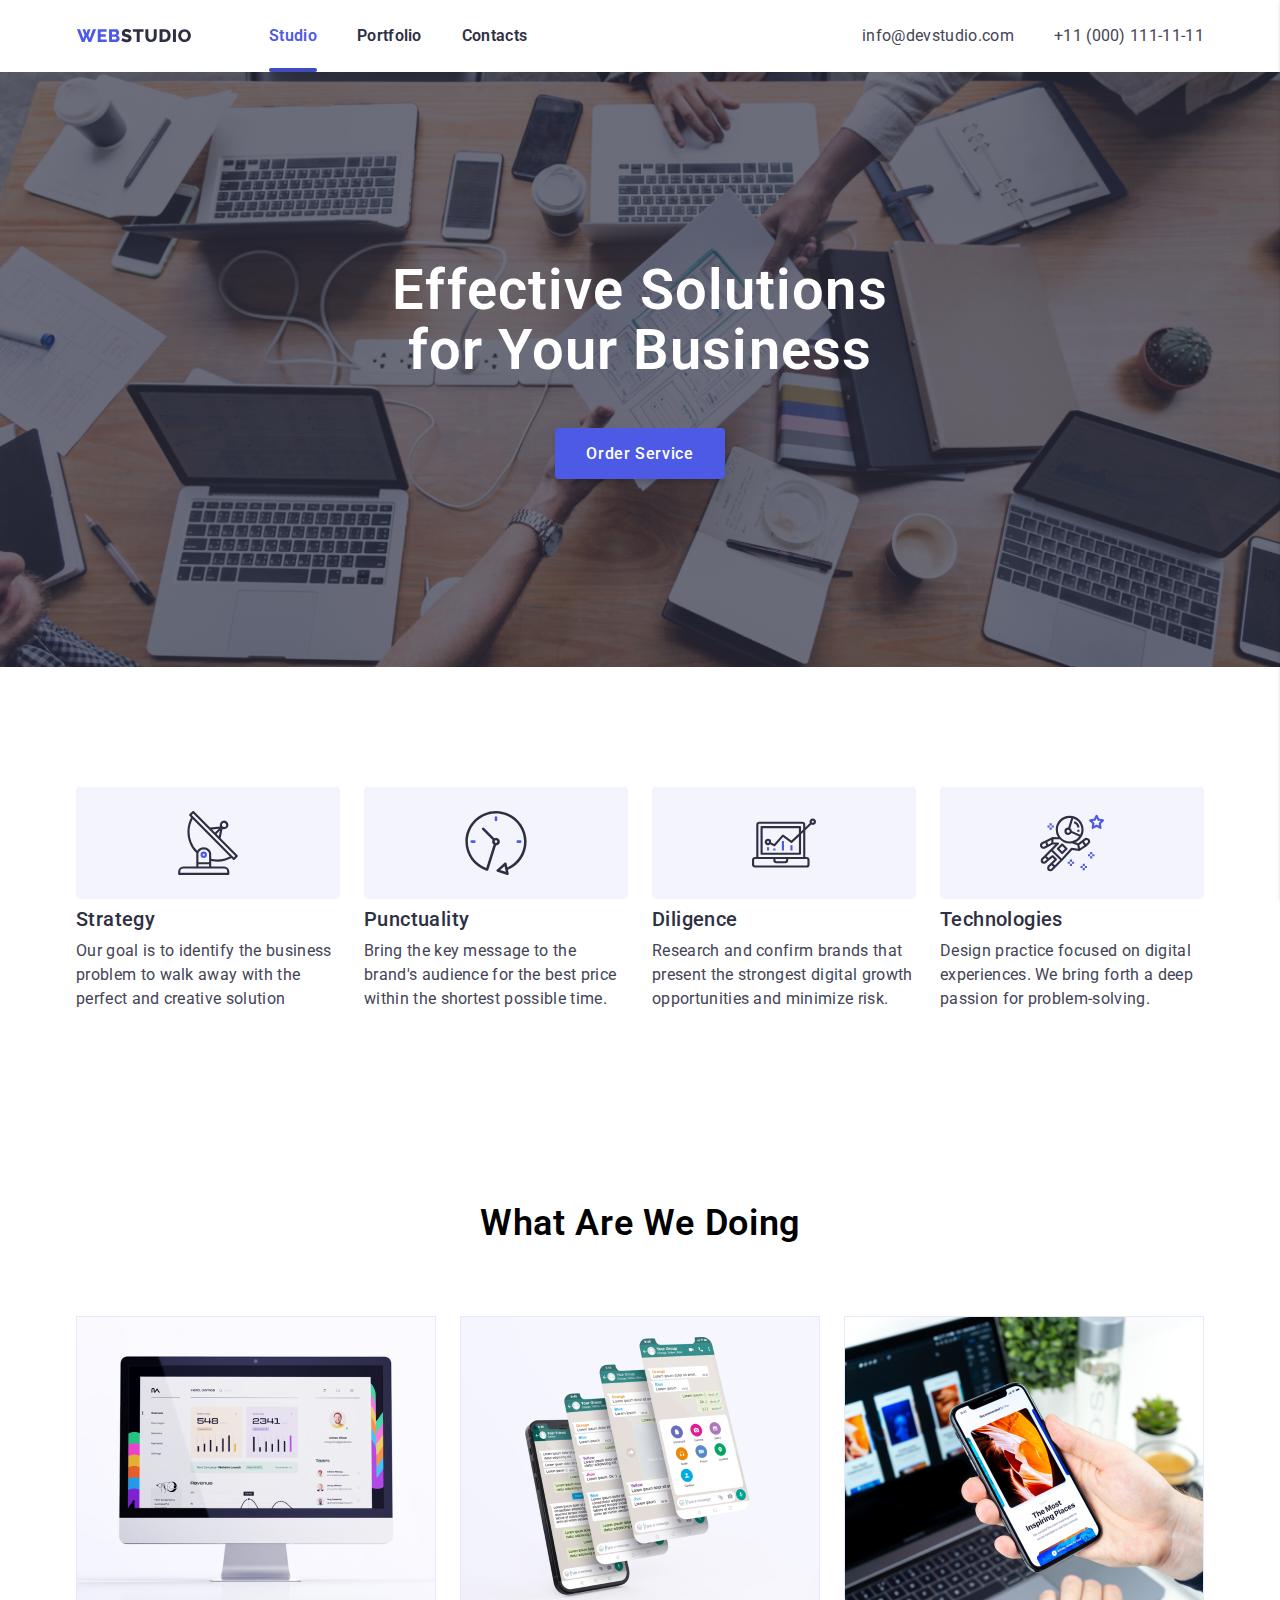
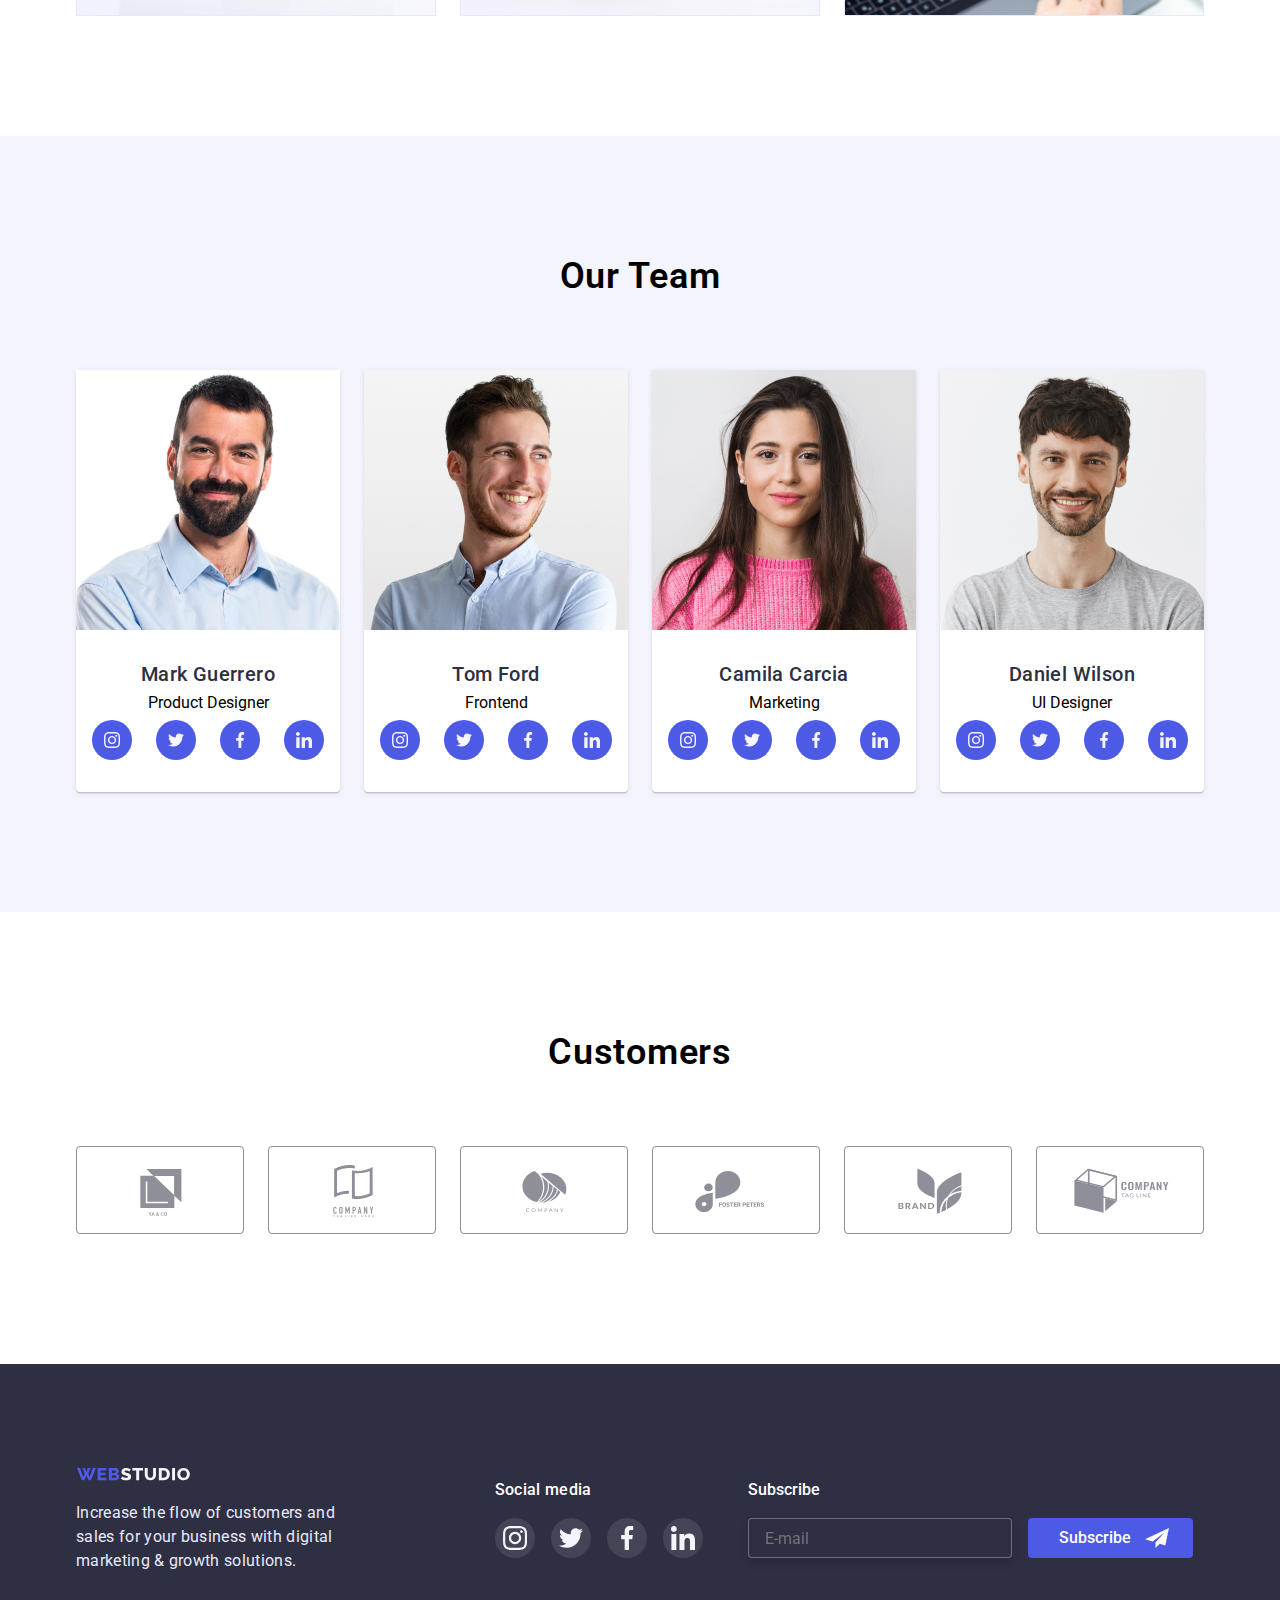
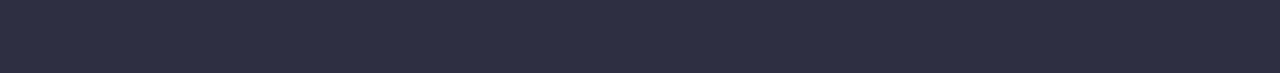
<file: index.html>
<!DOCTYPE html>
<html lang="en">

<head>
    <meta charset="UTF-8">
    <meta http-equiv="X-UA-Compatible" content="IE=edge">
    <meta name="viewport" content="width=device-width, initial-scale=1.0">
    <title>WebStudio</title>
    <link rel="preconnect" href="https://fonts.googleapis.com">
    <link rel="preconnect" href="https://fonts.gstatic.com" crossorigin>
    <link href="https://fonts.googleapis.com/css2?family=Raleway:wght@800&family=Roboto:wght@400;500;700;900&display=swap"
          rel="stylesheet">
    <link rel="stylesheet" type="" href="./css/styles.css">
    <link rel="stylesheet"
          href="https://cdnjs.cloudflare.com/ajax/libs/modern-normalize/1.1.0/modern-normalize.min.css">
    <link rel="stylesheet" href="https://cdnjs.cloudflare.com/ajax/libs/animate.css/4.1.1/animate.min.css"/>
    <link href="https://unpkg.com/aos@2.3.1/dist/aos.css" rel="stylesheet">
    <link rel="stylesheet" type="" href="./css/styles.css">
</head>

<body class="body">
<header class="header">
    <div class="container header-container">
        <nav class="header-navigation ">
            <a href="index.html" class="header-logo">
                <img src="./images/logo.svg" alt="Логотип компанії ">
            </a>
            <ul class="header-list list ">
                <li class="header-item current"><a class="header-link link " href="index.html">Studio</a>
                </li>
                <li class="header-item "><a class="header-link link " href="portfolio.html">Portfolio</a>
                </li>
                <li class="header-item "><a class="header-link link " href="contacts.html ">Contacts</a>
                </li>
            </ul>
        </nav>
        <ul class="header-nav link list ">
            <li class="header-nav-email "><a class="header-email link " href="mailto:info@devstudio.com ">info@devstudio.com</a>
            </li>
            <li class=" header-nav-tel "><a class="header-tel link " href=" tel:+110001111111 ">+11 (000) 111-11-11</a>
            </li>
        </ul>

        <button type="button" class="mobile-menu-open-btn js-open-menu" data-menu-open="">
            <svg class="mobile-menu-icon" width="32px" height="22px">
                <use href="./images/mobile-btn.svg#icon-charm_menu-hamburger"></use>
            </svg>
        </button>
    </div>
</header>
<div class="mobile-menu js-menu-container">
    <button type="button" class="modal-btn-close js-close-menu" >
        <svg class="modal-close-svg" width="8px" height="8px">
            <use class="modal-close-use" href="./images/close-modal.svg#icon-close-black-modal"></use>
        </svg>
    </button>
    <ul class="mobile-header-list list ">
        <li class="mobile-header-item"><a class="mobile-header-link link " href="index.html">Studio</a>
        </li>
        <li class="mobile-header-item "><a class="mobile-header-link link " href="portfolio.html">Portfolio</a>
        </li>
        <li class="mobile-header-item "><a class="mobile-header-link link mobile-header-link-contact" href=" ">Contacts</a>
        </li>
    </ul>
    <div class="mobile-bottom">
        <ul class="mobile-header-nav link list ">
            <li class=" mobile-header-nav-tel "><a class="mobile-header-tel link " href=" tel:+110001111111 ">+11 (000)
                111-11-11</a>
            </li>
            <li class="mobile-header-nav-email "><a class="mobile-header-email link " href="mailto:info@devstudio.com ">info@devstudio.com</a>
            </li>
        </ul>
        <ul class="mobile-social-list list">
            <li class="mobile-social-item">
                <a href="" class="mobile-social-link link">
                    <svg class="mobile-social-icon" width="24px" height="24px">
                        <use href="./images/icon-footer.svg#icon-instagram-footer"></use>
                    </svg>
                </a>
            </li>
            <li class="mobile-social-item">
                <a href="" class="mobile-social-link link">
                    <svg class="mobile-social-icon" width="24px" height="24px">
                        <use href="./images/icon-footer.svg#icon-twitter-footer"></use>
                    </svg>
                </a>
            </li>
            <li class="mobile-social-item">
                <a href="" class="mobile-social-link link">
                    <svg class="mobile-social-icon" width="24px" height="24px">
                        <use href="./images/icon-footer.svg#icon-facebook-footer"></use>
                    </svg>
                </a>
            </li>
            <li class="mobile-social-item">
                <a href="" class="mobile-social-link link">
                    <svg class="mobile-social-icon" width="24px" height="24px">
                        <use href="./images/icon-footer.svg#icon-linkedin-footer"></use>
                    </svg>
                </a>
            </li>
        </ul>
    </div>
</div>

<main>
    <section class="hero section hero-bg">
        <div class="container">
            <h1 class="header-title">Effective Solutions for Your Business</h1>
            <button type="button" class="header-btn" data-modal-open>Order Service</button>
        </div>
    </section>

    <section class="hero-skill">
        <div class="container">
            <h2 class="title-skill visually-hidden title">Skill</h2>
            <ul class="project-skill">
                <li>
                    <div class="skill-icon-bg">
                        <svg class="skill-icon" width="64px" height="64px">
                            <use href="./images/skill-icons.svg#icon-antenna"></use>
                        </svg>
                    </div>
                    <h3 class="li-title-skill">Strategy</h3>
                    <p class="li-text-skill">
                        Our goal is to identify the business problem to walk away with the perfect and creative
                        solution
                    </p>
                </li>
                <li>
                    <div class="skill-icon-bg">
                        <svg class="skill-icon" width="64px" height="64px">
                            <use href="./images/skill-icons.svg#icon-clock"></use>
                        </svg>
                    </div>
                    <h3 class="li-title-skill">Punctuality</h3>
                    <p class="li-text-skill">
                        Bring the key message to the brand's audience for the best price within the shortest
                        possible
                        time.
                    </p>
                </li>
                <li>
                    <div class="skill-icon-bg">
                        <svg class="skill-icon" width="64px" height="64px">
                            <use href="./images/skill-icons.svg#icon-diagram"></use>
                        </svg>
                    </div>
                    <h3 class="li-title-skill">Diligence</h3>
                    <p class="li-text-skill">
                        Research and confirm brands that present the strongest digital growth opportunities and
                        minimize
                        risk.
                    </p>
                </li>
                <li>
                    <div class="skill-icon-bg">
                        <svg class="skill-icon" width="64px" height="64px">
                            <use href="./images/skill-icons.svg#icon-astronaut"></use>
                        </svg>
                    </div>
                    <h3 class="li-title-skill">Technologies</h3>
                    <p class="li-text-skill">
                        Design practice focused on digital experiences. We bring forth a deep passion for
                        problem-solving.
                    </p>
                </li>
            </ul>
        </div>
    </section>

    <section class="we-doing">
        <div class="container">
            <h2 class="title">What are we doing</h2>
            <ul class="we-doing-list list">
                <li><img src="images/сomputer.jpg " alt="computer" width="360px"></li>
                <li><img src="images/telephone.jpg " alt="mobile" width="360px"></li>
                <li><img src="images/mobility.jpg " alt="mobility" width="360px"></li>
            </ul>
        </div>
    </section>

    <section class="our-team-section ">
        <div class="container">
            <h2 class="title">Our Team</h2>
            <div class="team-list">
                <ul class="our-team">
                    <li class="our-team-item">
                        <img src="images/mark.jpg " class="our-team-img" alt="Mark " width="264">
                        <div class="our-team-text">
                            <h3 class="our-team-name">Mark Guerrero</h3>
                            <p class="our-team-text-desc ">
                                Product Designer
                            </p>
                            <ul class="our-team-soc-list list">
                                <li class="our-team-soc-item">
                                    <a href="https://www.instagram.com/" class="our-team-soc-link link">
                                        <svg class="our-team-soc-icon" width="16px" height="16px">
                                            <use href="./images/icons.svg#icon-instagram"></use>
                                        </svg>
                                    </a>
                                </li>
                                <li class="our-team-soc-item">
                                    <a href="https://twitter.com/?lang=ru" class="our-team-soc-link link">
                                        <svg class="our-team-soc-icon" width="16px" height="16px">
                                            <use href="./images/icons.svg#icon-twitter"></use>
                                        </svg>
                                    </a>
                                </li>
                                <li class="our-team-soc-item">
                                    <a href="https://uk-ua.facebook.com/" class="our-team-soc-link link">
                                        <svg class="our-team-soc-icon" width="16px" height="16px">
                                            <use href="./images/icons.svg#icon-facebook"></use>
                                        </svg>
                                    </a>
                                </li>
                                <li class="our-team-soc-item">
                                    <a href="https://www.linkedin.com/feed/" class="our-team-soc-link link">
                                        <svg class="our-team-soc-icon" width="16px" height="16px">
                                            <use href="./images/icons.svg#icon-linkedin"></use>
                                        </svg>
                                    </a>
                                </li>
                            </ul>

                        </div>
                    </li>
                </ul>
                <ul class="our-team">
                    <li class="our-team-item"><img src="images/tom.jpg " class="our-team-img" alt="Tom " width="264 ">
                        <div class="our-team-text">
                            <h3 class="our-team-name">Tom Ford</h3>
                            <p class="our-team-text-desc">
                                Frontend
                            </p>
                            <ul class="our-team-soc-list list">
                                <li class="our-team-soc-item">
                                    <a href="https://www.instagram.com/" class="our-team-soc-link link">
                                        <svg class="our-team-soc-icon" width="16px" height="16px">
                                            <use href="./images/icons.svg#icon-instagram"></use>
                                        </svg>
                                    </a>
                                </li>
                                <li class="our-team-soc-item">
                                    <a href="https://twitter.com/?lang=ru" class="our-team-soc-link link">
                                        <svg class="our-team-soc-icon" width="16px" height="16px">
                                            <use href="./images/icons.svg#icon-twitter"></use>
                                        </svg>
                                    </a>
                                </li>
                                <li class="our-team-soc-item">
                                    <a href="https://uk-ua.facebook.com/" class="our-team-soc-link link">
                                        <svg class="our-team-soc-icon" width="16px" height="16px">
                                            <use href="./images/icons.svg#icon-facebook"></use>
                                        </svg>
                                    </a>
                                </li>
                                <li class="our-team-soc-item">
                                    <a href="https://www.linkedin.com/feed/" class="our-team-soc-link link">
                                        <svg class="our-team-soc-icon" width="16px" height="16px">
                                            <use href="./images/icons.svg#icon-linkedin"></use>
                                        </svg>
                                    </a>
                                </li>
                            </ul>
                        </div>
                    </li>
                </ul>
                <ul class="our-team">
                    <li class="our-team-item"><img src="images/camila.jpg " class="our-team-img" alt="Camila "
                                                   width="264px ">
                        <div class="our-team-text">
                            <h3 class="our-team-name">Camila Carcia</h3>
                            <p class="our-team-text-desc">
                                Marketing
                            </p>
                            <ul class="our-team-soc-list list">
                                <li class="our-team-soc-item">
                                    <a href="https://www.instagram.com/" class="our-team-soc-link link">
                                        <svg class="our-team-soc-icon" width="16px" height="16px">
                                            <use href="./images/icons.svg#icon-instagram"></use>
                                        </svg>
                                    </a>
                                </li>
                                <li class="our-team-soc-item">
                                    <a href="https://twitter.com/?lang=ru" class="our-team-soc-link link">
                                        <svg class="our-team-soc-icon" width="16px" height="16px">
                                            <use href="./images/icons.svg#icon-twitter"></use>
                                        </svg>
                                    </a>
                                </li>
                                <li class="our-team-soc-item">
                                    <a href="https://uk-ua.facebook.com/" class="our-team-soc-link link">
                                        <svg class="our-team-soc-icon" width="16px" height="16px">
                                            <use href="./images/icons.svg#icon-facebook"></use>
                                        </svg>
                                    </a>
                                </li>
                                <li class="our-team-soc-item">
                                    <a href="https://www.linkedin.com/feed/" class="our-team-soc-link link">
                                        <svg class="our-team-soc-icon" width="16px" height="16px">
                                            <use href="./images/icons.svg#icon-linkedin"></use>
                                        </svg>
                                    </a>
                                </li>
                            </ul>
                        </div>
                    </li>
                </ul>
                <ul class="our-team">
                    <li class="our-team-item ">
                        <img src="images/daniel.jpg " class="our-team-img" alt="Daniel " width="264px">
                        <div class="our-team-text">
                            <h3 class="our-team-name">Daniel Wilson</h3>
                            <p class="our-team-text-desc">
                                UI Designer
                            </p>
                            <ul class="our-team-soc-list list">
                                <li class="our-team-soc-item">
                                    <a href="https://www.instagram.com/" class="our-team-soc-link link">
                                        <svg class="our-team-soc-icon" width="16px" height="16px">
                                            <use href="./images/icons.svg#icon-instagram"></use>
                                        </svg>
                                    </a>
                                </li>
                                <li class="our-team-soc-item">
                                    <a href="https://twitter.com/?lang=ru" class="our-team-soc-link link">
                                        <svg class="our-team-soc-icon" width="16px" height="16px">
                                            <use href="./images/icons.svg#icon-twitter"></use>
                                        </svg>
                                    </a>
                                </li>
                                <li class="our-team-soc-item">
                                    <a href="https://uk-ua.facebook.com/" class="our-team-soc-link link">
                                        <svg class="our-team-soc-icon" width="16px" height="16px">
                                            <use href="./images/icons.svg#icon-facebook"></use>
                                        </svg>
                                    </a>
                                </li>
                                <li class="our-team-soc-item">
                                    <a href="https://www.linkedin.com/feed/" class="our-team-soc-link link">
                                        <svg class="our-team-soc-icon" width="16px" height="16px">
                                            <use href="./images/icons.svg#icon-linkedin"></use>
                                        </svg>
                                    </a>
                                </li>
                            </ul>
                        </div>
                    </li>
                </ul>
            </div>
        </div>
    </section>

    <section class="customers">
        <div class="container">
            <h2 class="title">customers</h2>
            <ul class="customers-list list">
                <li class="customers-item">
                    <a href="" class="customers-link link">
                        <svg class="customers-icon" width="104px" height="56px">
                            <use href="./images/logo-icon.svg#icon-logo-1"></use>
                        </svg>
                    </a>
                </li>
                <li class="customers-item">
                    <a href="" class="customers-link link">
                        <svg class="customers-icon" width="104px" height="56px">
                            <use href="./images/logo-icon.svg#icon-logo-2"></use>
                        </svg>
                    </a>
                </li>
                <li class="customers-item">
                    <a href="" class="customers-link link">
                        <svg class="customers-icon" width="104px" height="56px">
                            <use href="./images/logo-icon.svg#icon-logo-3"></use>
                        </svg>
                    </a>
                </li>
                <li class="customers-item">
                    <a href="" class="customers-link link">
                        <svg class="customers-icon" width="104px" height="56px">
                            <use href="./images/logo-icon.svg#icon-logo-4"></use>
                        </svg>
                    </a>
                </li>
                <li class="customers-item">
                    <a href="" class="customers-link link">
                        <svg class="customers-icon" width="104px" height="56px">
                            <use href="./images/logo-icon.svg#icon-logo-5"></use>
                        </svg>
                    </a>
                </li>
                <li class="customers-item">
                    <a href="" class="customers-link link">
                        <svg class="customers-icon" width="104px" height="56px">
                            <use href="./images/logo-icon.svg#icon-logo-6"></use>
                        </svg>
                    </a>
                </li>
            </ul>
        </div>
    </section>

    <footer class="footer">
        <div class="container">
            <div class="footer-container">
                <div class="footer-description">
                    <a href="index.html" class="footer-logo">
                        <img src="./images/logo-footer.svg " alt="Логотип компанії">
                    </a>
                    <p class="footer-text">Increase the flow of customers and sales for your business with digital
                        marketing &
                        growth solutions.
                    </p>
                </div>
                <div class="footer-social">
                    <h5 class="footer-social-title">Social media</h5>
                    <ul class=" footer-social-list list">
                        <li class=" footer-social-item">
                            <a href="" class=" footer-social-link link">
                                <svg class=" footer-social-icon" width="24px" height="24px">
                                    <use href="./images/icon-footer.svg#icon-instagram-footer"></use>
                                </svg>
                            </a>
                        </li>
                        <li class=" footer-social-item">
                            <a href="" class=" footer-social-link link">
                                <svg class=" footer-social-icon" width="24px" height="24px">
                                    <use href="./images/icon-footer.svg#icon-twitter-footer"></use>
                                </svg>
                            </a>
                        </li>
                        <li class=" footer-social-item">
                            <a href="" class=" footer-social-link link">
                                <svg class=" footer-social-icon" width="24px" height="24px">
                                    <use href="./images/icon-footer.svg#icon-facebook-footer"></use>
                                </svg>
                            </a>
                        </li>
                        <li class=" footer-social-item">
                            <a href="" class=" footer-social-link link">
                                <svg class=" footer-social-icon" width="24px" height="24px">
                                    <use href="./images/icon-footer.svg#icon-linkedin-footer"></use>
                                </svg>
                            </a>
                        </li>
                    </ul>
                </div>
                <div class="footer-subscribe">
                    <form action="">
                        <label name="" value="" class="footer-subscribe-title">Subscribe</label>
                        <div class="footer-subscribe-wrapper">
                            <input type="email" name="email" class="footer-subscribe-input" placeholder="E-mail">
                            <button class="footer-subscribe-btn">Subscribe</button>
                        </div>
                    </form>
                </div>
            </div>
        </div>
    </footer>
</main>

<div class="backdrop is-hidden" data-modal>
    <div class="modal">
        <button type="button" class="modal-btn-close" data-modal-close>
            <svg class="modal-close-svg" width="8px" height="8px">
                <use class="modal-close-use" href="./images/close-modal.svg#icon-close-black-modal"></use>
            </svg>
        </button>
        <div class="modal-container ">
            <p class="modal-title">Leave your contacts and we will call you back</p>
            <form class="modal-form">
                <div class="modal-form-wrap">
                    <label class="modal-form-label" for="modal-name">Name </label>
                    <input type="name" name="name"
                           placeholder=""
                           required="" class="modal-form-input" id="modal-name">
                    <div class="modal-icon-svg-wrap">
                        <svg class="modal-icon-svg" width="18px" height="24px">
                            <use class="modal-icon-use" href="./images/modal-icon.svg#icon-person-black"></use>
                        </svg>
                    </div>
                </div>
                <div class="modal-form-wrap">
                    <label class="modal-form-label" for="modal-tel">Phone</label>
                    <input type="tel" name="tel"
                           placeholder="" required=""
                           class="modal-form-input" id="modal-tel">
                    <div class="modal-icon-svg-wrap">
                        <svg class="modal-icon-svg" width="18px" height="24px">
                            <use class="modal-icon-use" href="./images/modal-icon.svg#icon-phone-black"></use>
                        </svg>
                    </div>
                </div>
                <div class="modal-form-wrap">
                    <label class="modal-form-label" for="modal-email">Email</label>
                    <input type="email" name="email"
                           placeholder=""
                           required="" class="modal-form-input" id="modal-email">
                    <div class="modal-icon-svg-wrap">
                        <svg class="modal-icon-svg" width="18px" height="24px">
                            <use class="modal-icon-use" href="./images/modal-icon.svg#icon-email-black"></use>
                        </svg>
                    </div>
                </div>
                <div class="modal-form-wrap">
                    <label class="modal-form-label" for="modal-textarea">Comment</label>
                    <textarea class="modal-form-textarea" id="modal-textarea" placeholder="Text input"
                              name="user-message"></textarea>
                </div>
                <div class="modal-form-bottom">
                    <div class="modal-form-privacy-policy">

                        <label name="user-policy" value="" class="modal-form-privacy-policy-label">
                            <input type="checkbox" name="user-policy" class="modal-form-checkbox">
                            <span class="icon-modal"></span>
                            <span>I accept the terms and conditions of the &nbsp;
                            <a href="" class="modal-form-privacy-policy-link"> Privacy
                                Policy</a></span>
                        </label>
                    </div>
                    <button
                            class="modal-form-btn" type="submit">Send
                    </button>
                </div>
            </form>
        </div>
    </div>
</div>


<script src="https://unpkg.com/aos@2.3.1/dist/aos.js"></script>
<script>
    AOS.init();
</script>
<script src="./js/modal.js"></script>
<script src="./js/mobile-menu.js"></script>
</body>

</html>
</file>
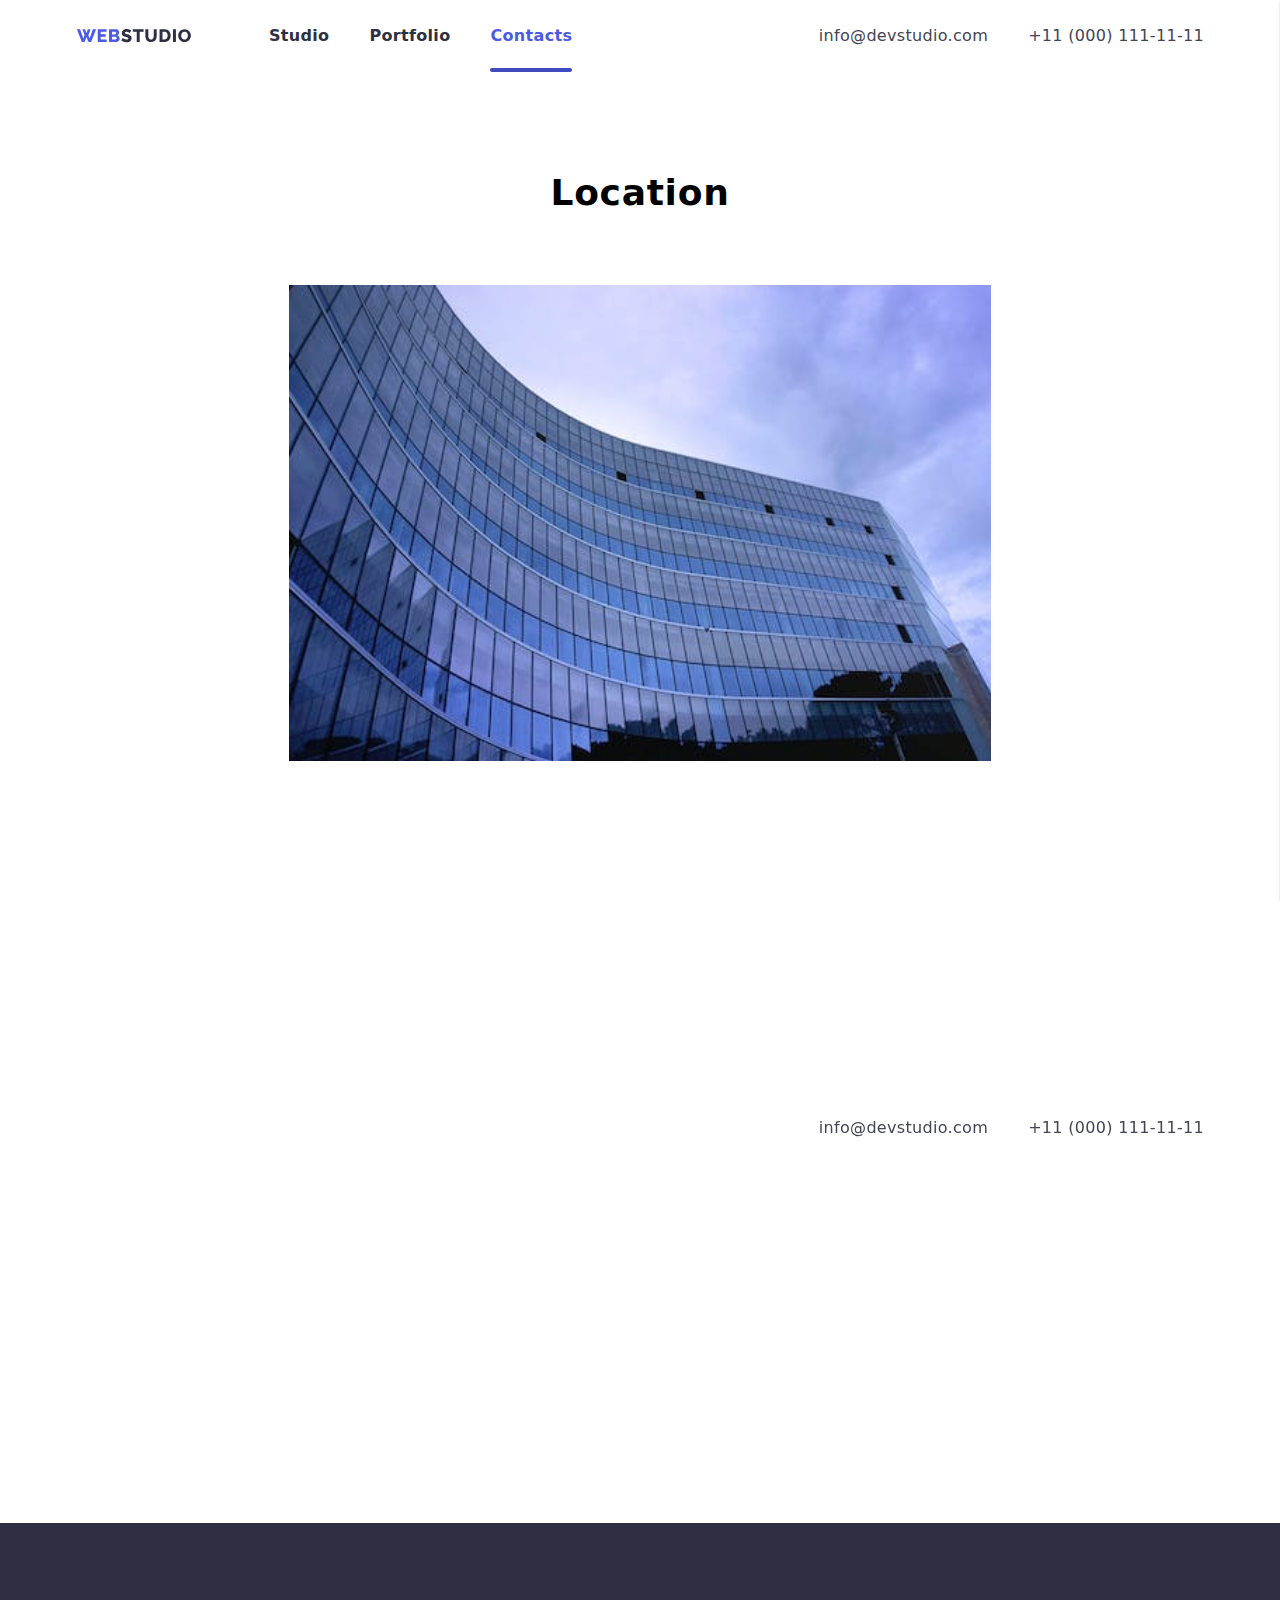
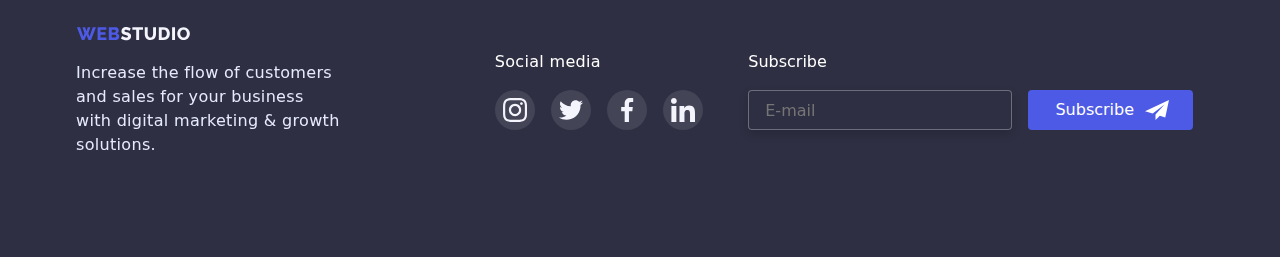
<file: contacts.html>
<!DOCTYPE html>
<html lang="en">
<head>
    <meta charset="UTF-8">
    <title>Contacts</title>
    <link rel="preconnect" href="https://fonts.googleapis.com">
    <link rel="preconnect" href="https://fonts.gstatic.com" crossorigin>
    <link href="https://fonts.googleapis.com/css2?family=Raleway:wght@800&family=Roboto:wght@400;500;700;900&display=swap"
          rel="stylesheet">
    <link rel="stylesheet" type="" href="./css/styles.css">
    <link rel="stylesheet"
          href="https://cdnjs.cloudflare.com/ajax/libs/modern-normalize/1.1.0/modern-normalize.min.css">
    <link rel="stylesheet" href="https://cdnjs.cloudflare.com/ajax/libs/animate.css/4.1.1/animate.min.css"/>
    <link href="https://unpkg.com/aos@2.3.1/dist/aos.css" rel="stylesheet">
    <link rel="stylesheet" type="" href="./css/styles.css">
</head>
<body>
<header class="header">
    <div class="container header-container">
        <nav class="header-navigation ">
            <a href="index.html" class="header-logo">
                <img src="./images/logo.svg" alt="Логотип компанії ">
            </a>
            <ul class="header-list list ">
                <li class="header-item "><a class="header-link link " href="index.html">Studio</a>
                </li>
                <li class="header-item "><a class="header-link link " href="portfolio.html">Portfolio</a>
                </li>
                <li class="header-item current"><a class="header-link link " href="contacts.html ">Contacts</a>
                </li>
            </ul>
        </nav>
        <ul class="header-nav link list ">
            <li class="header-nav-email "><a class="header-email link " href="mailto:info@devstudio.com ">info@devstudio.com</a>
            </li>
            <li class=" header-nav-tel "><a class="header-tel link " href=" tel:+110001111111 ">+11 (000) 111-11-11</a>
            </li>
        </ul>

        <button type="button" class="mobile-menu-open-btn js-open-menu" data-menu-open="">
            <svg class="mobile-menu-icon" width="32px" height="22px">
                <use href="./images/mobile-btn.svg#icon-charm_menu-hamburger"></use>
            </svg>
        </button>
    </div>
</header>
<div class="mobile-menu js-menu-container">
    <button type="button" class="modal-btn-close js-close-menu">
        <svg class="modal-close-svg" width="8px" height="8px">
            <use class="modal-close-use" href="./images/close-modal.svg#icon-close-black-modal"></use>
        </svg>
    </button>
    <ul class="mobile-header-list list ">
        <li class="mobile-header-item"><a class="mobile-header-link link " href="index.html">Studio</a>
        </li>
        <li class="mobile-header-item "><a class="mobile-header-link link " href="portfolio.html">Portfolio</a>
        </li>
        <li class="mobile-header-item "><a class="mobile-header-link link mobile-header-link-contact"
                                           href=" ">Contacts</a>
        </li>
    </ul>
    <div class="mobile-bottom">
        <ul class="mobile-header-nav link list ">
            <li class=" mobile-header-nav-tel "><a class="mobile-header-tel link " href=" tel:+110001111111 ">+11 (000)
                111-11-11</a>
            </li>
            <li class="mobile-header-nav-email "><a class="mobile-header-email link " href="mailto:info@devstudio.com ">info@devstudio.com</a>
            </li>
        </ul>
        <ul class="mobile-social-list list">
            <li class="mobile-social-item">
                <a href="" class="mobile-social-link link">
                    <svg class="mobile-social-icon" width="24px" height="24px">
                        <use href="./images/icon-footer.svg#icon-instagram-footer"></use>
                    </svg>
                </a>
            </li>
            <li class="mobile-social-item">
                <a href="" class="mobile-social-link link">
                    <svg class="mobile-social-icon" width="24px" height="24px">
                        <use href="./images/icon-footer.svg#icon-twitter-footer"></use>
                    </svg>
                </a>
            </li>
            <li class="mobile-social-item">
                <a href="" class="mobile-social-link link">
                    <svg class="mobile-social-icon" width="24px" height="24px">
                        <use href="./images/icon-footer.svg#icon-facebook-footer"></use>
                    </svg>
                </a>
            </li>
            <li class="mobile-social-item">
                <a href="" class="mobile-social-link link">
                    <svg class="mobile-social-icon" width="24px" height="24px">
                        <use href="./images/icon-footer.svg#icon-linkedin-footer"></use>
                    </svg>
                </a>
            </li>
        </ul>
    </div>
</div>

<footer class="footer footer-contacts">
    <div class="container">
        <div class="location">
            <h5 class="location-title">Location</h5>
            <img class="location-img" src="images/photo-build.jpeg" width="359px" height="339px">
        </div>
        <div class="location_1">
            <iframe src="https://www.google.com/maps/embed?pb=!1m18!1m12!1m3!1d1226.104882360258!2d4.892825903863116!3d52.075911218574696!2m3!1f0!2f0!3f0!3m2!1i1024!2i768!4f13.1!3m3!1m2!1s0x47c679c267e3d51f%3A0x38f518de9898938d!2sThe%20Sourcing%20Company!5e0!3m2!1sru!2snl!4v1675699297298!5m2!1sru!2snl"
                    width="600" height="450" style="border:0;" allowfullscreen="" loading="lazy"
                    referrerpolicy="no-referrer-when-downgrade"></iframe>
            <ul class="header-nav link list ">
                <li class="header-nav-email "><a class="header-email link " href="mailto:info@devstudio.com ">info@devstudio.com</a>
                </li>
                <li class=" header-nav-tel "><a class="header-tel link " href=" tel:+110001111111 ">+11 (000)
                    111-11-11</a>
                </li>
            </ul>
        </div>
    </div>
    </div>
</footer>

<footer class="footer">
    <div class="container">
        <div class="footer-container">
            <div class="footer-description">
                <a href="index.html" class="footer-logo">
                    <img src="./images/logo-footer.svg " alt="Логотип компанії">
                </a>
                <p class="footer-text">Increase the flow of customers and sales for your business with digital
                    marketing &
                    growth solutions.
                </p>
            </div>
            <div class="footer-social">
                <h5 class="footer-social-title">Social media</h5>
                <ul class=" footer-social-list list">
                    <li class=" footer-social-item">
                        <a href="" class=" footer-social-link link">
                            <svg class=" footer-social-icon" width="24px" height="24px">
                                <use href="./images/icon-footer.svg#icon-instagram-footer"></use>
                            </svg>
                        </a>
                    </li>
                    <li class=" footer-social-item">
                        <a href="" class=" footer-social-link link">
                            <svg class=" footer-social-icon" width="24px" height="24px">
                                <use href="./images/icon-footer.svg#icon-twitter-footer"></use>
                            </svg>
                        </a>
                    </li>
                    <li class=" footer-social-item">
                        <a href="" class=" footer-social-link link">
                            <svg class=" footer-social-icon" width="24px" height="24px">
                                <use href="./images/icon-footer.svg#icon-facebook-footer"></use>
                            </svg>
                        </a>
                    </li>
                    <li class=" footer-social-item">
                        <a href="" class=" footer-social-link link">
                            <svg class=" footer-social-icon" width="24px" height="24px">
                                <use href="./images/icon-footer.svg#icon-linkedin-footer"></use>
                            </svg>
                        </a>
                    </li>
                </ul>
            </div>
            <div class="footer-subscribe">
                <form action="">
                    <label name="" value="" class="footer-subscribe-title">Subscribe</label>
                    <div class="footer-subscribe-wrapper">
                        <input type="email" name="email" class="footer-subscribe-input" placeholder="E-mail">
                        <button class="footer-subscribe-btn">Subscribe</button>
                    </div>
                </form>
            </div>
        </div>
    </div>
</footer>

<script src="https://unpkg.com/aos@2.3.1/dist/aos.js"></script>
<script>
    AOS.init();
</script>
<script src="./js/modal.js"></script>
<script src="./js/mobile-menu.js"></script>
</body>
</html>
</file>
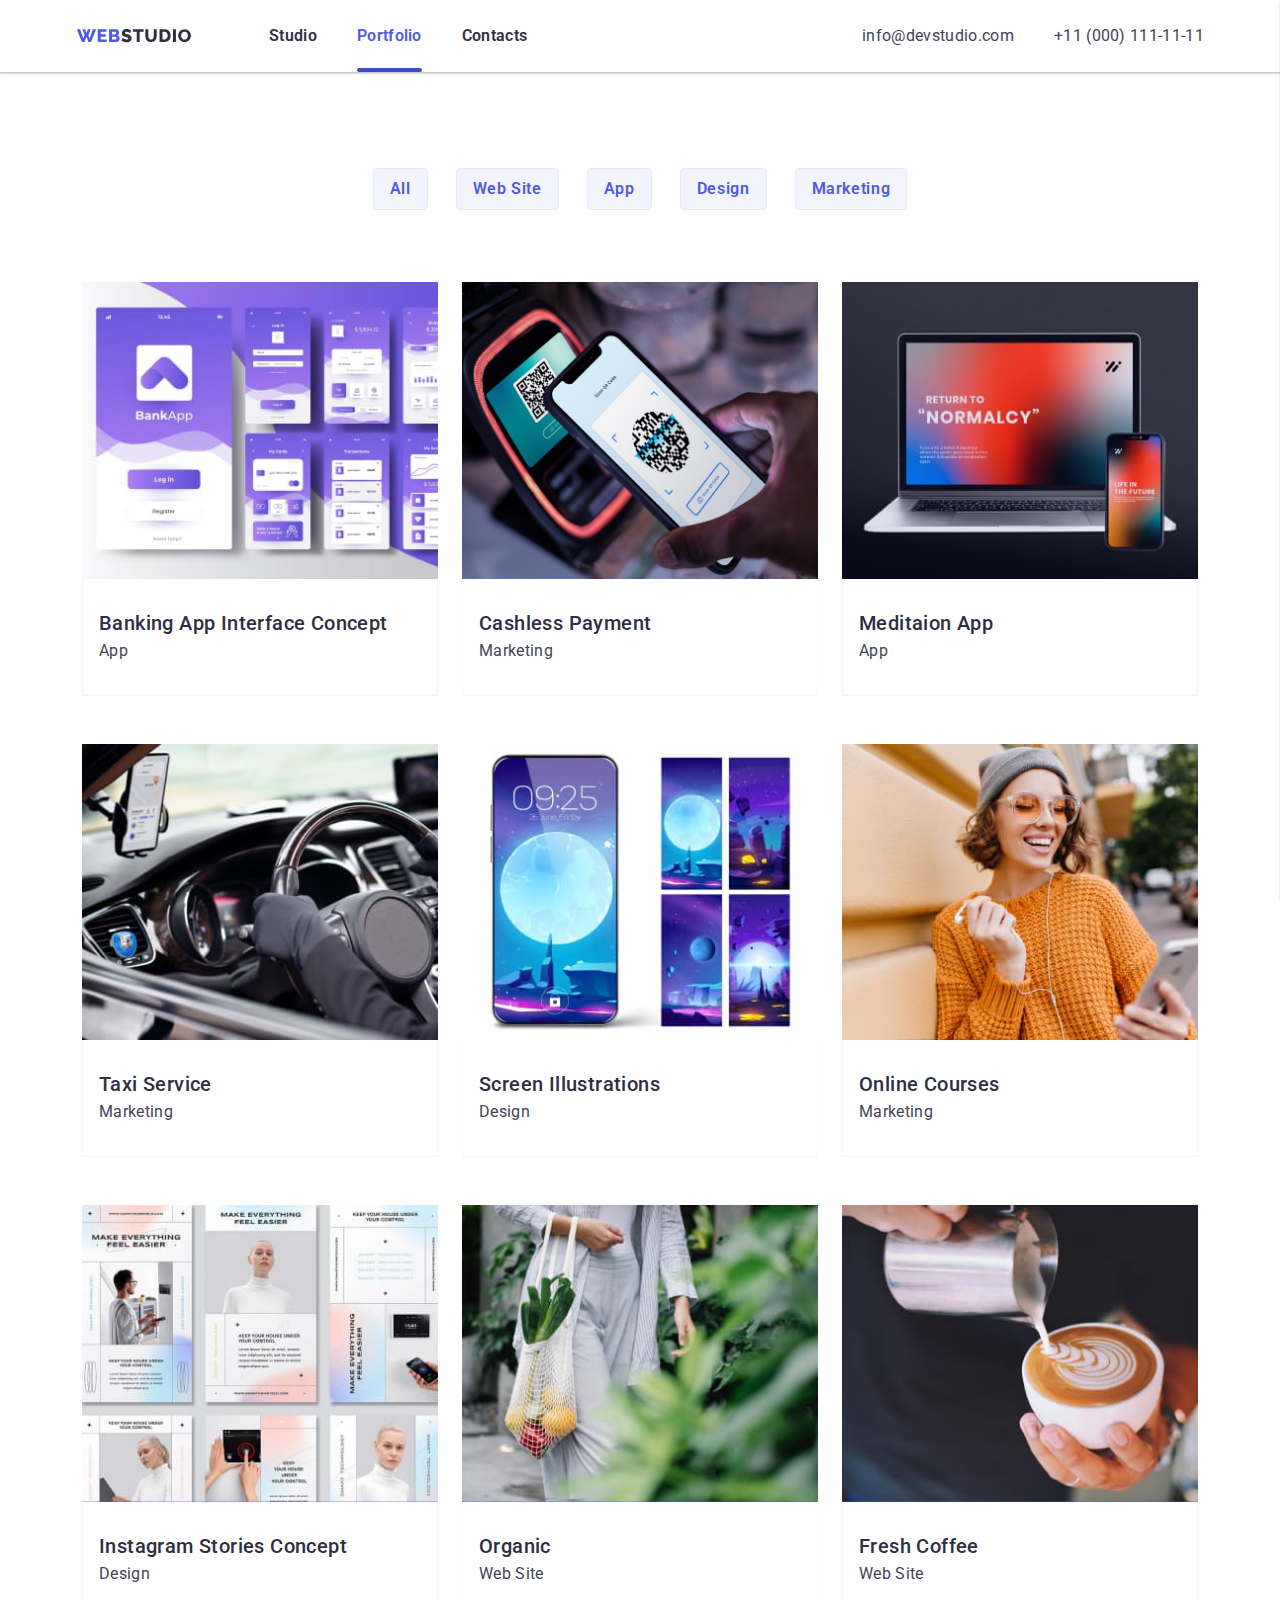
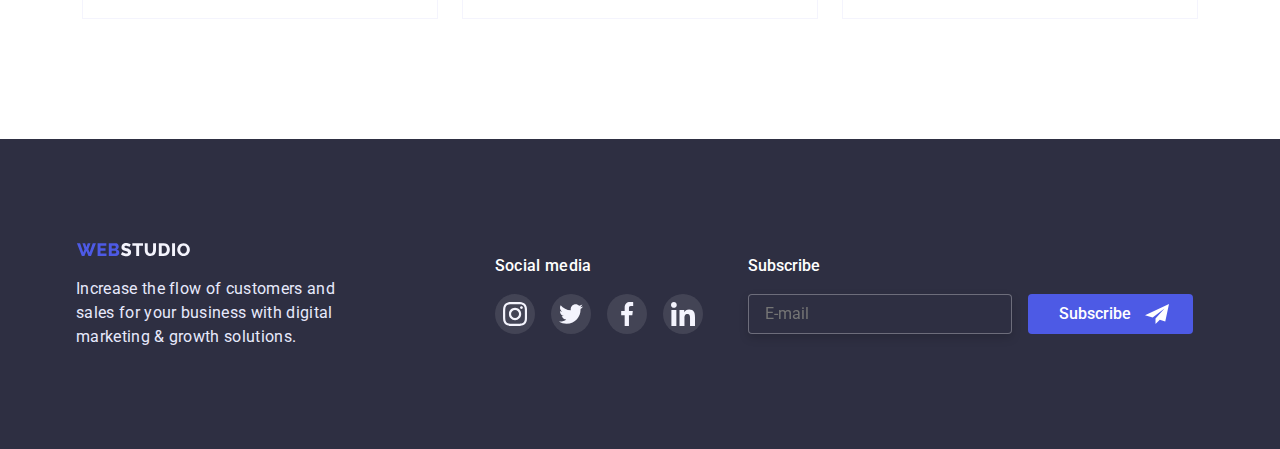
<file: portfolio.html>
<!DOCTYPE html>
<html lang="en">

<head>
    <meta charset="UTF-8">
    <meta http-equiv="X-UA-Compatible" content="IE=edge">
    <meta name="viewport" content="width=device-width, initial-scale=1.0">
    <title>Portfolio</title>
    <link rel="preconnect" href="https://fonts.googleapis.com">
    <link rel="preconnect" href="https://fonts.gstatic.com" crossorigin>
    <link href="https://fonts.googleapis.com/css2?family=Raleway:wght@800&family=Roboto:wght@400;500;700;900&display=swap"
          rel="stylesheet">
    <link
            rel="stylesheet"
            href="https://cdnjs.cloudflare.com/ajax/libs/animate.css/4.1.1/animate.min.css"/>
    <link rel="stylesheet"
          href="https://cdnjs.cloudflare.com/ajax/libs/modern-normalize/1.1.0/modern-normalize.min.css">
    <link href="https://unpkg.com/aos@2.3.1/dist/aos.css" rel="stylesheet">
    <link rel="stylesheet" href="./css/styles.css"/>

</head>

<body class="body">
<header class="header">
    <div class="container header-container">
        <nav class="header-navigation ">
            <a href="index.html" class="header-logo">
                <img src="./images/logo.svg" alt="Логотип компанії ">
            </a>
            <ul class="header-list list ">
                <li class="header-item "><a class="header-link link " href="index.html">Studio</a>
                </li>
                <li class="header-item current"><a class="header-link link " href="portfolio.html">Portfolio</a>
                </li>
                <li class="header-item "><a class="header-link link " href="contacts.html ">Contacts</a>
                </li>
            </ul>
        </nav>
        <ul class="header-nav link list ">
            <li class="header-nav-email "><a class="header-email link " href="mailto:info@devstudio.com ">info@devstudio.com</a>
            </li>
            <li class=" header-nav-tel "><a class="header-tel link " href=" tel:+110001111111 ">+11 (000) 111-11-11</a>
            </li>
        </ul>

        <button type="button" class="mobile-menu-open-btn js-open-menu" data-menu-open="">
            <svg class="mobile-menu-icon" width="32px" height="22px">
                <use href="./images/charm_menu-hamburger.svg"></use>
            </svg>
        </button>
    </div>
</header>
<div class="mobile-menu js-menu-container">
    <button type="button" class="modal-btn-close js-close-menu" data-modal-close="">
        <svg class="modal-close-svg" width="8px" height="8px">
            <use class="modal-close-use" href="./images/close-modal.svg#icon-close-black-modal"></use>
        </svg>
    </button>
    <ul class="mobile-header-list list ">
        <li class="mobile-header-item"><a class="mobile-header-link link " href="index.html">Studio</a>
        </li>
        <li class="mobile-header-item "><a class="mobile-header-link link " href="portfolio.html">Portfolio</a>
        </li>
        <li class="mobile-header-item "><a class="mobile-header-link link mobile-header-link-contact" href=" ">Contacts</a>
        </li>
    </ul>
    <div class="mobile-bottom">
        <ul class="mobile-header-nav link list ">
            <li class=" mobile-header-nav-tel "><a class="mobile-header-tel link " href=" tel:+110001111111 ">+11 (000)
                111-11-11</a>
            </li>
            <li class="mobile-header-nav-email "><a class="mobile-header-email link " href="mailto:info@devstudio.com ">info@devstudio.com</a>
            </li>
        </ul>
        <ul class="mobile-social-list list">
            <li class="mobile-social-item">
                <a href="" class="mobile-social-link link">
                    <svg class="mobile-social-icon" width="24px" height="24px">
                        <use href="./images/icon-footer.svg#icon-instagram-footer"></use>
                    </svg>
                </a>
            </li>
            <li class="mobile-social-item">
                <a href="" class="mobile-social-link link">
                    <svg class="mobile-social-icon" width="24px" height="24px">
                        <use href="./images/icon-footer.svg#icon-twitter-footer"></use>
                    </svg>
                </a>
            </li>
            <li class="mobile-social-item">
                <a href="" class="mobile-social-link link">
                    <svg class="mobile-social-icon" width="24px" height="24px">
                        <use href="./images/icon-footer.svg#icon-facebook-footer"></use>
                    </svg>
                </a>
            </li>
            <li class="mobile-social-item">
                <a href="" class="mobile-social-link link">
                    <svg class="mobile-social-icon" width="24px" height="24px">
                        <use href="./images/icon-footer.svg#icon-linkedin-footer"></use>
                    </svg>
                </a>
            </li>
        </ul>
    </div>
</div>



<main class="main ">
    <section class="portfolio ">
        <h1 class="visually-hidden">Portfolio</h1>
        <div class="container">
            <ul class="portfolio-list-buttons list ">
                <li>
                    <button type="button" class="main-btn">All</button>
                </li>
                <li>
                    <button type="button" class="main-btn">Web Site</button>
                </li>
                <li>
                    <button type="button" class="main-btn">App</button>
                </li>
                <li>
                    <button type="button" class="main-btn">Design</button>
                </li>
                <li>
                    <button type="button" class="main-btn">Marketing</button>
                </li>
            </ul>
            <ul class="portfolio-list list">
                <li class="portfolio-item ">
                    <a href="" class="portfolio-item-link">
                        <div class="portfolio-item-wrapper">
                            <img src="./images/img1.jpg " alt="Photo one " width="360">
                            <div class="portfolio-item-overlay">
                                <p>
                                    14 Stylish and User-Friendly App Design Concepts · Task Manager App · Calorie Tracker
                                    App · Exotic Fruit Ecommerce App · Cloud Storage App
                                </p>
                            </div>
                        </div>
                        <div class="portfolio-block-text">
                            <h2 class="portfolio-block-text__title ">Banking App Interface Concept</h2>
                            <p class="portfolio-block-text__desc">App</p>
                        </div>
                    </a>
                </li>

                <li class=" portfolio-item ">
                    <a href="" class="portfolio-item-link">
                        <div class="portfolio-item-wrapper">
                            <img src="./images/img.jpg " alt="Photo two " width="360">
                            <div class="portfolio-item-overlay">
                                <p>
                                    14 Stylish and User-Friendly App Design Concepts · Task Manager App · Calorie Tracker
                                    App · Exotic Fruit Ecommerce App · Cloud Storage App
                                </p>
                            </div>
                        </div>
                        <div class="portfolio-block-text">
                            <h2 class="portfolio-block-text__title ">Cashless Payment</h2>
                            <p class="portfolio-block-text__desc ">Marketing</p>
                        </div>
                    </a>
                </li>
                <li class=" portfolio-item ">
                    <a href="" class="portfolio-item-link">
                        <div class="portfolio-item-wrapper">
                            <img src="./images/img3.jpg " alt="Photo three " width="360">
                            <div class="portfolio-item-overlay">
                                <p>
                                    14 Stylish and User-Friendly App Design Concepts · Task Manager App · Calorie Tracker
                                    App · Exotic Fruit Ecommerce App · Cloud Storage App
                                </p>
                            </div>
                        </div>
                        <div class="portfolio-block-text">
                            <h2 class="portfolio-block-text__title ">Meditaion App</h2>
                            <p class="portfolio-block-text__desc ">App</p>
                        </div>
                    </a>
                </li>
                <li class=" portfolio-item ">
                    <a href="" class="portfolio-item-link">
                        <div class="portfolio-item-wrapper">
                            <img src="./images/img4.jpg " alt="Photo four " width="360">
                            <div class="portfolio-item-overlay">
                                <p>
                                    14 Stylish and User-Friendly App Design Concepts · Task Manager App · Calorie Tracker
                                    App · Exotic Fruit Ecommerce App · Cloud Storage App
                                </p>
                            </div>
                        </div>
                        <div class="portfolio-block-text">
                            <h2 class="portfolio-block-text__title ">Taxi Service</h2>
                            <p class="portfolio-block-text__desc ">Marketing</p>
                        </div>
                    </a>
                </li>
                <li class=" portfolio-item ">
                    <a href="" class="portfolio-item-link">
                        <div class="portfolio-item-wrapper">
                            <img src="./images/img5.jpg " alt="Photo five " width="360">
                            <div class="portfolio-item-overlay">
                                <p>
                                    14 Stylish and User-Friendly App Design Concepts · Task Manager App · Calorie Tracker
                                    App · Exotic Fruit Ecommerce App · Cloud Storage App
                                </p>
                            </div>
                        </div>
                        <div class="portfolio-block-text">
                            <h2 class="portfolio-block-text__title ">Screen Illustrations</h2>
                            <p class="portfolio-block-text__desc ">Design</p>
                        </div>
                    </a>
                </li>
                <li class=" portfolio-item ">
                    <a href="" class="portfolio-item-link">
                        <div class="portfolio-item-wrapper">
                            <img src="./images/img6.jpg " alt="Photo six " width="360">
                            <div class="portfolio-item-overlay">
                                <p>
                                    14 Stylish and User-Friendly App Design Concepts · Task Manager App · Calorie Tracker
                                    App · Exotic Fruit Ecommerce App · Cloud Storage App
                                </p>
                            </div>
                        </div>
                        <div class="portfolio-block-text">
                            <h2 class="portfolio-block-text__title ">Online Courses</h2>
                            <p class="portfolio-block-text__desc ">Marketing</p>
                        </div>
                    </a>
                </li>
                <li class=" portfolio-item ">
                    <a href="" class="portfolio-item-link">
                        <div class="portfolio-item-wrapper">
                            <img src="./images/img7.jpg " alt="Photo seven " width="360">
                            <div class="portfolio-item-overlay">
                                <p>
                                    14 Stylish and User-Friendly App Design Concepts · Task Manager App · Calorie Tracker
                                    App · Exotic Fruit Ecommerce App · Cloud Storage App
                                </p>
                            </div>
                        </div>
                        <div class="portfolio-block-text">
                            <h2 class="portfolio-block-text__title ">Instagram Stories Concept</h2>
                            <p class="portfolio-block-text__desc ">Design</p>
                        </div>
                    </a>
                </li>
                <li class=" portfolio-item ">
                    <a href="" class="portfolio-item-link">
                        <div class="portfolio-item-wrapper">
                            <img src="./images/img8.jpg " alt="Photo eight " width="360">
                            <div class="portfolio-item-overlay">
                                <p>
                                    14 Stylish and User-Friendly App Design Concepts · Task Manager App · Calorie Tracker
                                    App · Exotic Fruit Ecommerce App · Cloud Storage App
                                </p>
                            </div>
                        </div>
                        <div class="portfolio-block-text">
                            <h2 class="portfolio-block-text__title ">Organic</h2>
                            <p class="portfolio-block-text__desc ">Web Site</p>
                        </div>
                    </a>
                </li>
                <li class=" portfolio-item ">
                    <a href="" class="portfolio-item-link">
                        <div class="portfolio-item-wrapper">
                            <img src="./images/img9.jpg " alt="Photo nine " width="360">
                            <div class="portfolio-item-overlay">
                                <p>
                                    14 Stylish and User-Friendly App Design Concepts · Task Manager App · Calorie Tracker
                                    App · Exotic Fruit Ecommerce App · Cloud Storage App
                                </p>
                            </div>
                        </div>
                        <div class="portfolio-block-text">
                            <h2 class="portfolio-block-text__title ">Fresh Coffee</h2>
                            <p class="portfolio-block-text__desc ">Web Site</p>
                        </div>
                    </a>
                </li>
            </ul>
        </div>
    </section>
</main>
<footer class="footer">
    <div class="container">
        <div class="footer-container">
            <div class="footer-description">
                <a href="index.html" class="footer-logo">
                    <img src="./images/logo-footer.svg " alt="Логотип компанії">
                </a>
                <p class="footer-text">Increase the flow of customers and sales for your business with digital
                    marketing &
                    growth solutions.
                </p>
            </div>
            <div class="footer-social">
                <h5 class="footer-social-title">Social media</h5>
                <ul class=" footer-social-list list">
                    <li class=" footer-social-item">
                        <a href="" class=" footer-social-link link">
                            <svg class=" footer-social-icon" width="24px" height="24px">
                                <use href="./images/icon-footer.svg#icon-instagram-footer"></use>
                            </svg>
                        </a>
                    </li>
                    <li class=" footer-social-item">
                        <a href="" class=" footer-social-link link">
                            <svg class=" footer-social-icon" width="24px" height="24px">
                                <use href="./images/icon-footer.svg#icon-twitter-footer"></use>
                            </svg>
                        </a>
                    </li>
                    <li class=" footer-social-item">
                        <a href="" class=" footer-social-link link">
                            <svg class=" footer-social-icon" width="24px" height="24px">
                                <use href="./images/icon-footer.svg#icon-facebook-footer"></use>
                            </svg>
                        </a>
                    </li>
                    <li class=" footer-social-item">
                        <a href="" class=" footer-social-link link">
                            <svg class=" footer-social-icon" width="24px" height="24px">
                                <use href="./images/icon-footer.svg#icon-linkedin-footer"></use>
                            </svg>
                        </a>
                    </li>
                </ul>
            </div>
            <div class="footer-subscribe">
                <form action="">
                    <label name="" value="" class="footer-subscribe-title">Subscribe</label>
                    <div class="footer-subscribe-wrapper">
                        <input type="email" name="email"   class="footer-subscribe-input" placeholder="E-mail">
                        <button class="footer-subscribe-btn">Subscribe</button>
                    </div>
                </form>
            </div>
        </div>
    </div>
</footer>
<script src="https://unpkg.com/aos@2.3.1/dist/aos.js"></script>
<script>
    AOS.init();
</script>
<script src="./js/mobile-menu.js"></script>
</body>

</html>
</file>
<file: css/styles.css>
*,
*::before,
*::after {
    box-sizing: border-box;
}

.body {
    font-family: 'Roboto', sans-serif;
    background: var(--body-color);
    color: var(--body-text-color);
}

:root {
    --header-bg-color: #2E2F42;
    --hero-bg-color: #2E2F42;
    --our-team-bg-color: #F4F4FD;
    --btn-color: #4D5AE5;
    --btn-hover-color: #404BBF;
    --body-color: #FFF;
    --body-text-color: #000000FF;
    --hero-text-color: #434455;
    --border-btn-color: #E7E9FC;
}

img {
    display: block;
    width: 100%;
    height: auto;
}

.list {
    list-style: none;
}

.link {
    text-decoration: none
}

ul {
    list-style: none;
}

p {
    padding: 0;
    margin: 0;
}

h1, h2, h3, h4, h5, h6 {
    padding: 0;
    margin: 0;
}


button.header-btn {
    font-family: inherit;
    font-weight: 500;
    font-size: 16px;
    line-height: 1.5;
    align-items: center;
    letter-spacing: 0.04em;
    color: var(--body-color);
    background: var(--btn-color);
    cursor: pointer;
    box-shadow: 0 4px 4px rgb(0 0 0 / 15%);
    border-radius: 4px;
    width: 170px;
    height: 51px;
    border: none;
    margin: 48px 0 0 0;
    transition: background-color 250ms cubic-bezier(0.4, 0, 0.2, 1);
}

.header-btn:hover {
    background: var(--btn-hover-color);
    color: var(--body-color);

}

.header-link {
    font-weight: 600;
    font-size: 16px;
    line-height: 1.5;
    letter-spacing: 0.02em;
    color: var(--header-bg-color);
    /*transition: color 250ms cubic-bezier(0.4, 0, 0.2, 1);*/
}

.header-link:hover,
.header-link:focus {
    color: var(--btn-color);

}


.header-email {
    font-weight: 400;
    font-size: 16px;
    line-height: 1.5;
    letter-spacing: 0.02em;
    color: var(--hero-text-color);
    transition: color 250ms cubic-bezier(0.4, 0, 0.2, 1);
}

.hero-titel {
    font-weight: 600;
    font-size: 56px;
    line-height: 1.36;
    text-align: center;
    letter-spacing: 0.02em;
    color: var(--body-color);
    width: 507px;
    margin: auto;
}

.hero-after {
    background-color: var(--our-team-bg-color);
}


.header-email:hover,
.header-email:focus {
    color: var(--btn-color);

}

.header-tel {
    font-weight: 400;
    font-size: 16px;
    line-height: 1.5;
    letter-spacing: 0.02em;
    color: var(--hero-text-color);
    transition: color 250ms cubic-bezier(0.4, 0, 0.2, 1);
}

.header-tel:hover,
.header-tel:focus {
    color: var(--btn-color);

}

.visually-hidden {
    position: absolute;
    white-space: nowrap;
    width: 1px;
    height: 1px;
    overflow: hidden;
    border: 0;
    padding: 0;
    clip: rect(0 0 0 0);
    clip-path: inset(50%);
    margin: -1px;
}


.list {
    list-style: none;
}

.main-btn {
    font-family: inherit;
    font-weight: 600;
    font-size: 16px;
    line-height: 1.5;
    display: flex;
    align-items: center;
    text-align: center;
    letter-spacing: 0.04em;
    color: var(--btn-color);
    cursor: pointer;
    background-color: var(--our-team-bg-color);
    border: 1px solid var(--border-btn-color);
    border-radius: 4px;
    transition: background-color 250ms cubic-bezier(0.4, 0, 0.2, 1),
    box-shadow 250ms cubic-bezier(0.4, 0, 0.2, 1),
    color 250ms cubic-bezier(0.4, 0, 0.2, 1),
    border-color 250ms cubic-bezier(0.4, 0, 0.2, 1);
}

.main-btn:hover {
    background-color: var(--btn-hover-color);
    color: var(--body-color);
    box-shadow: 0 3px 1px rgba(0, 0, 0, 0.1), 0 2px 1px rgba(0, 0, 0, 0.08), 0 2px 2px rgba(0, 0, 0, 0.12);
    border-color: var(--btn-hover-color);
}

.main-btn:focus {
    background: var(--btn-hover-color);
    color: var(--body-color);
    box-shadow: 0 3px 1px rgba(0, 0, 0, 0.1), 0 2px 1px rgba(0, 0, 0, 0.08), 0 2px 2px rgba(0, 0, 0, 0.12);
}

/*-----------HERO-----------*/

.hero {
    background-color: var(--hero-bg-color);
    text-align: center;
    padding: 188px 0;
    background-image: linear-gradient(rgba(46, 47, 66, 0.7), rgba(46, 47, 66, 0.7)), url(../images/people-office.jpg);
    background-repeat: no-repeat;
    background-position: center;
    background-size: cover;
    /*width: 1600px;*/
    margin: auto;
}


h1.header-title {
    font-weight: 600;
    font-size: 56px;
    line-height: 1.36;
    text-align: center;
    letter-spacing: 0.02em;
    color: var(--body-color);
    width: 507px;
    margin: auto;
}


.portfolio-block-text__desc {
    font-weight: 400;
    font-size: 16px;
    line-height: 1.5;
    letter-spacing: 0.02em;
    color: var(--hero-text-color);
    margin: 4px 0 0 0;
}


.footer {
    background: var(--header-bg-color);
}


.footer-text {
    font-weight: 400;
    font-size: 16px;
    line-height: 1.5;
    letter-spacing: 0.02em;
    color: var(--border-btn-color);
}


.our-team-name {
    font-weight: 500;
    font-size: 20px;
    line-height: 1.2;
    letter-spacing: 0.02em;
    color: var(--header-bg-color);
}

.our-team-soc-list {
    margin: 8px 0 0 0;
    display: flex;
    gap: 24px;
    justify-content: center;
}

.our-team-soc-item {
    width: 40px;
    height: 40px;
}

.our-team-soc-link {
    width: 100%;
    height: 100%;
    background-color: var(--btn-color);
    border-radius: 50%;
    display: flex;
    align-items: center;
    justify-content: center;
    transition: background-color 250ms cubic-bezier(0.4, 0, 0.2, 1);
}

.our-team-soc-link:hover,
.our-team-soc-link:focus {
    background-color: var(--btn-hover-color);

}

.customers {
    padding: 120px 0 130px 0;
}

.customers-list {
    display: flex;
    gap: 24px;
    justify-content: center;
}

.customers-item {
    width: calc((100% - 120px) / 6);
    height: 88px;
}

.customers-link {
    width: 100%;
    height: 100%;
    display: flex;
    align-items: center;
    justify-content: center;
    border: 1px solid #8E8F99;
    border-radius: 4px;
    fill: #8E8F99;
    transition: fill 250ms cubic-bezier(0.4, 0, 0.2, 1), border-color 250ms cubic-bezier(0.4, 0, 0.2, 1);
}

.customers-icon:hover {
    fill: #404BBF;
}

.customers-icon {
    fill: #8E8F99;
    transition: fill 250ms cubic-bezier(0.4, 0, 0.2, 1);
}

.customers-link:hover {
    border-color: var(--btn-hover-color);
    fill: var(--btn-hover-color);

}

.customers-link:hover .customers-icon {
    fill: #404BBF;
}

.li-text-skill {
    font-weight: 400;
    font-size: 16px;
    line-height: 1.5;
    letter-spacing: 0.02em;
    color: var(--hero-text-color);
}

.our-team-item {
    background: var(--body-color);
    box-shadow: 0 1px 6px rgba(46, 47, 66, 0.08), 0 1px 1px rgba(46, 47, 66, 0.16), 0 2px 1px rgba(46, 47, 66, 0.08);
    border-radius: 0 0 4px 4px;
    text-align: center;

}

a.portfolio-item-link {
    text-decoration: none;
    display: block;
    transition: box-shadow 250ms cubic-bezier(0.4, 0, 0.2, 1);
}

a.portfolio-item-link:hover {
    box-shadow: 0 1px 6px rgba(46, 47, 66, 0.08);
}


ul {
    padding: 0;
    margin: 0;
}

p {
    padding: 0;
    margin: 0;
}

h1, h2, h3, h4, h5, h6 {
    padding: 0;
    margin: 0;
}

/*.container {*/
/*    margin-right: auto;*/
/*    margin-left: auto;*/
/*    width: 1158px;*/
/*    padding-left: 15px;*/
/*    padding-right: 15px;*/
/*}*/

.list {
    list-style: none;
}

.link {
    text-decoration: none
}

.our-team-section {
    background-color: var(--our-team-bg-color);
}

.skill-icon-bg {
    background-color: var(--our-team-bg-color);
    border-radius: 4px;
    height: 112px;
    margin-bottom: 8px;
    display: flex;
    justify-content: center;
    align-items: center;
}

.header-container {
    display: flex;
    justify-content: space-between;
    align-items: center;
}

ul.header-list.list {
    display: flex;
    padding: 0;
    justify-content: space-around;
    gap: 40px;
}

li.header-item {
    padding: 24px 0 24px 0;
    position: relative;
}

ul.header-nav.link.list {
    display: flex;
}

.header-nav-email {
    margin: 0 40px 0 0;
}

header.header {
    background: var(--body-color);
    box-shadow: 0 2px 1px rgba(46, 47, 66, 0.08), 0 1px 1px rgba(46, 47, 66, 0.16), 0 1px 6px rgba(46, 47, 66, 0.08);
}

ul.portfolio-list.list {
    display: flex;
    flex-wrap: wrap;
    gap: 48px 24px;
}

nav.header-navigation {
    display: flex;
    justify-content: space-between;
    align-items: center;
}

a.header-logo {
    margin: 0 77px 0 0;
}

ul.we-doing-list.list {
    display: flex;
    gap: 24px;
    padding: 0;
}


ul.team-list {
    display: flex;
    justify-content: space-between;
}

.our-team-section {
    padding: 120px 0 120px 0;
}

.we-doing {
    padding: 0 0 120px 0;
}


.hero-skill {
    padding: 120px 0 120px 0;
}


.li-title-skill {
    margin: 0 0 8px 0;
    font-weight: 500;
    font-size: 20px;
    line-height: 1.2;
    letter-spacing: 0.02em;
    color: var(--header-bg-color);
}

h2.title-skill {
    font-weight: 600;
    font-size: 36px;
    text-align: center;
    letter-spacing: 0.02em;
    text-transform: capitalize;
    margin: 0 0 72px 0;
}

h2.title {
    font-weight: 600;
    font-size: 36px;
    text-align: center;
    letter-spacing: 0.02em;
    text-transform: capitalize;
    margin: 0 0 72px 0;
}

.footer {
    display: flex;
    flex-direction: column;
    padding: 100px 0 100px 0;
}

p.footer-text {
    width: 264px;
    margin: 16px 0 0 0;
}


h3.our-team-name {
    margin: 0 0 8px 0;
}

button.main-btn {
    padding: 8px 16px;
}

ul.portfolio-list-buttons.list {
    display: flex;
    justify-content: center;
    margin: 0 auto 72px auto;
    gap: 24px;
}


.list-projects {
    display: flex;
    flex-wrap: wrap;
    justify-content: space-between;
}


h2.projects-title {
    margin: 32px 16px 4px 16px;
}

p.projects-text {
    margin: 4px 16px 32px 16px;
}


.project-skill {
    display: flex;
    gap: 24px;
}

.project-skill > li {
    width: calc((100% - 72px) / 4);
}

.team-list {
    display: flex;
    gap: 24px;
}

.our-team-text {
    padding: 32px 0;
}


.our-team-img {
    display: block;
    width: 100%;
    height: auto;
}

.portfolio-block-text {
    padding: 32px 16px;
    border: 0.5px solid var(--our-team-bg-color);
    border-top: none;
}

section.portfolio {
    padding-top: 96px;
    padding-bottom: 120px;
}


.portfolio-block-text__title {
    font-weight: 500;
    font-size: 20px;
    line-height: 1.2;
    letter-spacing: 0.02em;
    color: var(--header-bg-color);
    margin: 0 0 4px 0;
}


.footer-social-title {
    font-weight: 500;
    font-size: 16px;
    line-height: 24px;
    letter-spacing: 0.02em;
    color: #FFFFFF;
}

.footer-container {
    display: flex;
}

.footer-description {
    margin-right: 120px;
}

.footer-subscribe {
    margin-left: auto;
}

.footer-social-list {
    margin: 16px 0 0 0;
    display: flex;
    gap: 16px;
    justify-content: center;
}

.footer-social-item {
    width: 40px;
    height: 40px;
}

.footer-social-link {
    width: 100%;
    height: 100%;
    background-color: rgba(255, 255, 255, 0.1);
    border-radius: 50%;
    display: flex;
    align-items: center;
    justify-content: center;
    transition: background-color 250ms cubic-bezier(0.4, 0, 0.2, 1);
}

.footer-social-link:hover,
.footer-social-link:focus {
    background-color: #31D0AA;

}

.footer-logo > img {
    width: 115px;
}


.header-item::after {
    content: '';
    background-color: #404BBF;
    border-radius: 2px;
    position: absolute;
    width: 100%;
    height: 4px;
    display: block;
    bottom: 0;
    left: 0;
    opacity: 0;
    transform: scaleX(0);
    transition: transform 250ms cubic-bezier(0.4, 0, 0.2, 1), opacity 250ms cubic-bezier(0.4, 0, 0.2, 1);
}

.header-item:hover::after {
    transform: scaleX(1);
    opacity: 1;
}


.portfolio-item:hover .portfolio-item-overlay {
    transform: translateY(0%);
    transition: transform 250ms cubic-bezier(0.4, 0, 0.2, 1);
}

.portfolio-item {
    position: relative;
    overflow: hidden;
    width: 356px;
}

.portfolio-item-wrapper {
    position: relative;
    overflow: hidden;
}

.portfolio-item-overlay {
    position: absolute;
    top: 0;
    left: 0;
    width: 100%;
    height: 100%;
    background-color: var(--btn-color);
    color: var(--our-team-bg-color);
    padding: 40px 32px;
    overflow: auto;
    transform: translateY(100%);
    transition: transform 250ms cubic-bezier(0.4, 0, 0.2, 1);
    font-weight: 400;
    font-size: 16px;
    line-height: 24px;
}

.portfolio-item-link:hover .overlay,
.portfolio-item-link:focus .overlay {
    transform: translateY(0%);
}

/*Modal*/
.backdrop {
    position: fixed;
    top: 0;
    left: 0;
    width: 100%;
    height: 100%;
    background-color: rgba(46, 47, 66, 0.4);
    opacity: 1;
    transition: opacity 250ms cubic-bezier(0.4, 0, 0.2, 1);
}

.backdrop.is-hidden {
    opacity: 0;
    pointer-events: none;
}

.modal {
    position: absolute;
    top: 50%;
    left: 50%;
    transform: translate(-50%, -50%) scale(1);
    padding: 72px 24px 24px;
    background-color: #FCFCFC;
    box-shadow: 0 1px 1px rgba(0, 0, 0, 0.14), 0 1px 3px rgba(0, 0, 0, 0.12), 0 2px 1px rgba(0, 0, 0, 0.2);
    border-radius: 4px;
    width: 408px;
}

.modal-btn-close {
    background-color: #E7E9FC;
    border: 1px solid rgba(0, 0, 0, 0.1);
    border-radius: 50%;
    cursor: pointer;
    right: 24px;
    top: 24px;
    position: absolute;
    display: flex;
    transition: background-color 250ms cubic-bezier(0.4, 0, 0.2, 1);
    width: 24px;
    height: 24px;
    justify-content: space-around;
    align-items: center;
}

.modal-btn-close:hover {
    background-color: var(--btn-hover-color);
}

.modal-btn-close:hover .modal-close-svg {
    fill: #FFFFFF;
}

li.portfolio-item:hover {
    box-shadow: 0 1px 6px rgb(46 47 66 / 8%), 0 1px 1px rgb(46 47 66 / 16%), 0 2px 1px rgb(46 47 66 / 8%);
}

.current {
    position: relative;
}

.current::before {
    content: "";
    position: absolute;
    left: 0;
    bottom: 0;
    display: block;
    width: 100%;
    height: 4px;
    background-color: #404BBF;
    border-radius: 2px;
    opacity: 1;
}


.current > .header-link {
    color: var(--btn-color);
}


/*Modal*/

.modal-title {
    font-weight: 500;
    font-size: 16px;
    line-height: 24px;
    text-align: center;
    color: var(--hero-bg-color);
    margin: 0 0 16px 0;
}

.modal-form-label {
    font-weight: 400;
    font-size: 12px;
    line-height: 16px;
    color: #8E8F99;
    margin-bottom: 4px;
    display: block;
}

.modal-form-input {
    width: 360px;
    height: 40px;
    border: 1px solid rgba(33, 33, 33, 0.2);
    border-radius: 4px;
}


.modal-form-textarea {
    width: 360px;
    height: 120px;
    border: 1px solid rgba(33, 33, 33, 0.2);
    border-radius: 4px;
    resize: none;
    transition: border-color 250ms cubic-bezier(0.4, 0, 0.2, 1);
    padding: 8px 16px;

}

.modal-form-btn {
    background: var(--btn-color);
    box-shadow: 0 4px 4px rgba(0, 0, 0, 0.15);
    border-radius: 4px;
    padding: 16px 32px;
    width: 169px;
    height: 56px;
    margin: auto;
    font-weight: 500;
    font-size: 16px;
    line-height: 24px;
    text-align: center;
    color: #FFFFFF;
    cursor: pointer;
    display: block;
    transition: background-color 250ms cubic-bezier(0.4, 0, 0.2, 1);
    border: none;
}

.modal-form-btn:hover {
    background-color: var(--btn-hover-color);
}

.footer-subscribe-title {
    font-weight: 500;
    font-size: 16px;
    line-height: 24px;
    color: #FFFFFF;
    margin-bottom: 16px;
    display: block;
}

.footer-subscribe-input {
    border: 1px solid rgba(255, 255, 255, 0.3);
    filter: drop-shadow(0px 4px 4px rgba(0, 0, 0, 0.15));
    border-radius: 4px;
    background-color: var(--hero-bg-color);
    height: 40px;
    width: 264px;
    padding: 8px 16px;
    color: #FFFFFF;
}

.footer-subscribe-wrapper {
    display: flex;
}

.footer-subscribe-btn {
    background-color: var(--btn-color);
    border-radius: 4px;
    font-weight: 500;
    font-size: 16px;
    line-height: 24px;
    text-align: center;
    color: #FFFFFF;
    border: var(--btn-color);
    height: 40px;
    width: 165px;
    padding: 8px 56px 8px 24px;
    cursor: pointer;
    position: relative;
    transition: background-color 250ms cubic-bezier(0.4, 0, 0.2, 1);
    margin-left: 24px;
}

.footer-subscribe-btn:hover {
    background-color: var(--btn-hover-color);
}

.footer-subscribe-btn::before {
    content: '';
    position: absolute;
    background-image: url("../images/subscribe-btn-icon.svg");
    right: 24px;
    bottom: 8px;
    display: block;
    width: 24px;
    height: 24px;
    opacity: 1;
    fill: #fff;
}

.modal-form-privacy-policy {
    font-weight: 400;
    font-size: 12px;
    line-height: 1.33;
    color: #757575;
    display: flex;
    align-items: center;
    letter-spacing: 0.04em;
    margin: 16px 0 24px 0;
}

.modal-form-privacy-policy-link {
    font-weight: 400;
    font-size: 12px;
    line-height: 16px;
    text-decoration-line: underline;
    color: var(--btn-color);
}

.modal-form-checkbox {
    width: 16px;
    height: 16px;
}

.modal-form-input:focus {
    outline: none;
    border-color: #4d5ae5;
}

.modal-form-textarea:focus {
    outline: none;
    border-color: #4d5ae5;
}

.modal-form-input {
    padding: 8px 0 8px 38px;
    position: relative;
    transition: border-color 250ms cubic-bezier(0.4, 0, 0.2, 1);
}

.modal-form-input:focus ~ .modal-icon-svg-wrap > .modal-icon-svg {
    fill: #404BBF;
    transition: fill 250ms cubic-bezier(0.4, 0, 0.2, 1);

}

.modal-form-textarea::placeholder {
    font-weight: 400;
    font-size: 12px;
    line-height: 16px;
    letter-spacing: 0.04em;
    color: rgba(117, 117, 117, 0.5);
}

input.modal-form-input {
    background-color: #FCFCFC;
    position: relative;
}

svg.modal-icon-svg {
    position: absolute;
    display: inline-block;
    left: 16px;
    bottom: 7px;
    width: 18px;
    height: 24px;
    fill: #2E2F42;
}

.modal-icon-svg-wrap {
    position: relative;
}


.modal-form-checkbox::after {
    content: "";
    display: block;
    width: 16px;
    height: 16px;
    border: 1.25px solid #2E2F42;
    border-radius: 2px;
    cursor: pointer;
    margin-right: 8px;
}


.modal-form-checkbox {
    margin: 0 8px 0 0;
}

.modal-form-checkbox:checked + .icon-modal {
    background-color: #404BBF;
    background-image: url(../images/click-modal.svg);
    background-repeat: no-repeat;
    background-position: center;
    background-size: contain;
    opacity: 1;
    border-color: #404BBF;
}

.icon-modal {
    display: inline-block;
    width: 16px;
    height: 16px;
    border: 1.25px solid #2E2F42;
    border-radius: 2px;
    position: absolute;
}

.modal-form-privacy-policy-label {
    display: flex;
    align-items: center;
    cursor: pointer;
}

.modal-form-wrap {
    margin: 0 0 8px 0;
}




:root {
    --color-primary: #434455;
    --second-color: #2e2f42;
    --logo-button-color: #4d5ae5;
    --main-background-color: #e5e5e5;
    --secondary-background-color: #f4f4fd;
    --contact-description-color: #434455;
    --white-color: #ffffff;
    --footer-color: #e7e9fc;
    --hover-button: #404bbf;
    --modal-window: #fcfcfc;
    --modal-form-label: #8e8f99;
    --user-policy: #757575;
}


.container {
    width: 100%;
    padding-left: 15px;
    padding-right: 15px;
}


@media screen and (min-width: 480px) {
    .container {
        width: 426px;
        margin-left: auto;
        margin-right: auto;
    }

    h1.header-title {
        font-size: 36px;
        line-height: 40px;
        width: 318px;
    }

    .project-skill {
        display: block;
        text-align: center;
    }

    .skill-icon-bg {
        display: none;
    }

    .li-title-skill {
        font-weight: 700;
        font-size: 36px;
        line-height: 1.1;
    }

    .project-skill > li {
        width: calc((100% - 0px) / 1);
        padding: 0 0 72px 0;
    }
    .customers-item {
        width: calc((100% - 36px) / 2);
        height: 88px;
    }
    .footer-container {
        display: flex;
        flex-wrap: wrap;
        gap: 72px;
        justify-content: center;
    }
    .footer-logo > img {
        width: 115px;
        margin: auto;
    }
    .footer-description {
        margin: auto;
    }
    .footer-social {
        margin: auto;
        text-align: center;
    }
    .footer-subscribe-wrapper {
        display: flex;
        flex-direction: column;
        align-items: center;
        /*gap: 16px;*/
    }
    .footer-subscribe {
        margin: auto;
        text-align: center;
    }
    input.footer-subscribe-input {
        width: 396px;
    }
    button.footer-subscribe-btn {
        margin: 16px 0px 0px 16px;
    }
    ul.portfolio-list-buttons.list {
        display: flex;
        margin: 0 auto 72px auto;
        gap: 28px;
        flex-wrap: wrap;
        justify-content: flex-start;
    }
    .portfolio-list.list {
        justify-content: center;
    }
}

@media screen and (max-width: 480px) {
    h1.header-title {
        font-size: 36px;
        line-height: 40px;
        width: 318px;
    }

    .skill-icon-bg {
        display: none;
    }

    .project-skill > li {
        width: calc((100% - 0px) / 1);
    }

    .project-skill {
        display: flex;
        text-align: center;
        flex-direction: column;
        gap: 72px;
    }
    .customers-item {
        width: calc((100% - 36px) / 2);
        height: 88px;
    }
    .footer-container {
        display: flex;
        flex-wrap: wrap;
        gap: 72px;
        justify-content: center;
    }
    .footer-logo > img {
        width: 115px;
        margin: auto;
    }
    .footer-description {
        margin: auto;
    }
    .footer-social {
        margin: auto;
        text-align: center;
    }
    .footer-subscribe-wrapper {
        display: flex;
        flex-direction: column;
        align-items: center;
    }
    .footer-subscribe {
        margin: auto;
        text-align: center;
    }
    input.footer-subscribe-input {
        width: 396px;
    }
    button.footer-subscribe-btn {
        margin: 16px 0px 0px 16px;
    }
    ul.portfolio-list-buttons.list {
        display: flex;
        margin: 0 auto 72px auto;
        gap: 28px;
        flex-wrap: wrap;
        justify-content: flex-start;
    }
    .portfolio-list.list {
        justify-content: center;
    }
}


@media screen and (min-width: 768px) {
    .container {
        width: 766px;
    }

    h1.header-title {
        font-size: 56px;
        line-height: 60px;
        width: 494px;
    }

    .project-skill > li {
        width: calc((100% - 48px) / 2);
    }

    .project-skill {
        display: flex;
        flex-wrap: wrap;
        text-align: left;
    }
    /*.team-list {*/
    /*    display: flex;*/
    /*    gap: 72px;*/
    /*    flex-wrap: wrap;*/
    /*    justify-content: center;*/
    /*}*/
    .customers-item {
        width: calc((100% - 48px) / 3);
        height: 88px;
    }
    .footer-container {
        display: flex;
        flex-wrap: wrap;
        gap: 72px 24px;
        justify-content: space-between;
    }
    .footer-description {
        margin: 0;
    }
    .footer-logo > img {
        margin: 0;
    }
    input.footer-subscribe-input {
        width: 264px;
    }
    .footer-subscribe-wrapper {
        display: flex;
        flex-direction: row;
    }
    .footer-subscribe {
        margin-left: 0;
        text-align: left;
    }
    .footer-social {
        margin-left: auto;
        text-align: left;
    }
    button.footer-subscribe-btn {
        margin: 0 0 0 16px;
    }
    ul.portfolio-list-buttons.list {
        display: flex;
        margin: 0 auto 72px auto;
        gap: 28px;
        flex-wrap: wrap;
        justify-content: center;
    }
    /*ul.portfolio-list.list {*/
    /*    justify-content: flex-start;*/
    /*}*/
}


@media screen and (min-width: 1200px) {
    .container {
        width: 1158px;
    }

    h1.header-title {
        font-size: 56px;
        line-height: 60px;
        width: 496px;
    }

    .li-title-skill {
        line-height: 1.2;
        font-weight: 500;
        font-size: 20px;
    }

    .project-skill {
        display: flex;
        flex-wrap: nowrap;
        /*text-align: left;*/
    }
    .footer-description {
        margin: 0 120px 0 0;
    }
    .footer-subscribe {
        margin-left: auto;
        text-align: left;
    }
}


@media  (max-width: 1200px) {
    ul.header-nav.link.list {
        display: block;
    }
    /*.project-skill {*/
    /*    text-align: left;*/
    /*}*/

}


@media screen and (max-width: 767px) {

    ul.header-list.list {
        display: none;
    }

    ul.header-nav.link.list {
        display: none;
    }

    .li-title-skill {
        font-weight: 700;
        font-size: 36px;
        line-height: 1.1;
    }

    /*ul.portfolio-list.list {*/
    /*    justify-content: flex-start;*/
    /*}*/
    .container.header-container {
        padding: 20px 16px;
    }

    .skill-icon-bg {
        display: none;
    }

    .team-list {
        display: flex;
        gap: 72px;
        flex-wrap: wrap;
        justify-content: center;
    }

    .customers-item {
        width: calc((100% - 36px) / 2);
        height: 88px;
    }
    /*ul.portfolio-list-buttons.list {*/
    /*    display: flex;*/
    /*    margin: 0 auto 72px auto;*/
    /*    gap: 28px;*/
    /*    flex-wrap: wrap;*/
    /*    justify-content: center;*/
    /*}*/


    .menu-list {
        display: none;
    }

    .contact-list {
        display: none;
    }

    .page-nav {
        display: none;
    }

    .page-header-container {
        display: flex;
        align-items: center;
        justify-content: space-between;

    }


    .mobile-menu-open-btn {
        width: 32px;
        height: 22px;
        border: none;
        background-color: transparent;
        display: block;
        cursor: pointer;
    }


    .mobile-menu-container-wrapper {
        position: fixed;
        top: 0;
        left: 0;
        width: 100%;
        height: 100%;
        background-color: var(--white-color);

        opacity: 0;
        visibility: hidden;
        pointer-events: none;
    }


    .mobile-menu-container-wrapper.is-open {
        opacity: 1;
        visibility: visible;
        pointer-events: auto;

    }

    .mobile-menu-container {
        position: relative;
        width: 100%;
        padding: 80px 60px 40px 40px;
    }

    .mobile-menu-close-btn {
        position: absolute;
        right: 40px;
        top: 40px;
        display: flex;
        justify-content: center;
        align-items: center;
        width: 24px;
        height: 24px;
        background-color: var(--footer-color);
        border: 1px solid rgba(0, 0, 0, 0.1);
        border-radius: 50%;
        box-shadow: 0 4px 4px rgba(0, 0, 0, 0.25)
    }

    .mobile-menu-list-link {
        display: flex;
        flex-direction: column;
        margin-bottom: 284px;
    }

    .mobile-menu-item-link {
        font-weight: 700;
        font-size: 36px;
        line-height: 1.11;
        letter-spacing: 0.02em;
        text-transform: capitalize;
        color: var(--second-color);
    }

    .mobile-menu-item-link:not(:last-child) {
        margin-bottom: 40px;
    }

    .mobile-menu-contacts-list {
        margin-bottom: 48px;
    }

    .mobile-menu-contacts-tel {
        font-family: 'Roboto', sans-serif;
        font-style: normal;
        font-weight: 700;
        font-size: 36px;
        line-height: 1.11;
        letter-spacing: 0.02em;
        text-transform: capitalize;
        margin-bottom: 40px;
        color: var(--logo-button-color);
    }

    .mobile-menu-contacts-mail {
        font-style: normal;
        font-weight: 500;
        font-size: 20px;
        line-height: 1.2;
        letter-spacing: 0.02em;
        color: var(--contact-description-color);

    }

    .mobile-menu-socialmedia-list {
        display: flex;
        justify-content: space-between;
    }

    .mobile-menu-socialmedia-item {
        width: 40px;
        height: 40px;
        background-color: var(--logo-button-color);
        border-radius: 50%;
    }

    .mobile-menu-socialmedia-link {
        width: 100%;
        height: 100%;
        display: flex;
        align-items: center;
        justify-content: center;
    }

    .mobile-menu-icon-instagram {
        width: 24px;
        height: 24px;
    }

}


@media screen and (min-width: 768px) {
    .mobile-menu-container-wrapper {
        display: none;
    }

    .mobile-menu-open-btn {
        display: none;
    }
    /*.customers-item {*/
    /*    width: calc((100% - 120px) / 3);*/
    /*    height: 88px;*/
    /*}*/
}

.menu-list {
    display: flex;
    align-items: center;
}

.menu-item:not(:last-child) {
    margin-right: 40px;
}

@media screen and (min-width: 768px) and (max-width: 1199px) {


    .page-header-container {
        display: flex;
        align-items: center;
        justify-content: space-between;
    }

    .page-nav {
        display: flex;
    }

    .contact-mail {
        margin-bottom: 4px;
    }

}


@media screen and (min-width: 1200px) {

    .page-header-container {
        display: flex;
    }

    .logo {
        margin-right: 76px;
    }


    .page-nav {
        margin-right: 332px;
        display: flex;
        align-items: center;
        justify-content: center;
    }

    .menu-list {
        display: flex;
        align-items: center;
        justify-content: center;
    }

    .contact-list {
        display: flex;
        align-items: center;
    }

    .contact-item:not(:last-child) {
        margin-right: 40px;
    }

    .skill-icon-bg {
        display: flex;
    }
}


/*.modal-button {*/
/*    margin-top: 72px;*/
/*}*/

/*.hero-title {*/
/*    font-style: normal;*/
/*    font-weight: 700;*/
/*    font-size: 36px;*/
/*    line-height: 1.11;*/
/*    letter-spacing: 0.02em;*/
/*    text-transform: capitalize;*/
/*    color: var(--white-color);*/
/*}*/


@media screen and (min-width: 768px) {


    .modal-button {
        margin-top: 40px;
    }

}


@media screen and (min-width: 1200px) {


    .modal-button {
        margin-top: 78px;
    }
}

/* +++++++/HERO-DESKTOP+++++  */


@media (max-width: 1200px) {
    .header-container.container {
        display: flex;
        align-items: center;
        justify-content: space-between;
    }
    .li-text-skill {
        font-weight: 500;
    }
    section.we-doing {
        display: none;
    }
    .team-list {
        display: flex;
        gap: 64px 24px;
        flex-wrap: wrap;
        justify-content: center;
    }
    .customers-list {
        display: flex;
        gap: 24px;
        justify-content: center;
        flex-wrap: wrap;
    }
    /*.customers-item {*/
    /*    width: calc((100% - 120px) / 3);*/
    /*    height: 88px;*/
    /*}*/
}


/*@media (max-width: 768px){*/
/*    ul.header-nav.link.list {*/
/*        display: block;*/
/*    }*/
/*}*/


.mobile-menu {
    background-color: darkgrey;
}

.mobile-header-item {
    font-family: 'Roboto', sans-serif;
    font-style: normal;
    font-weight: 700;
    font-size: 36px;
    line-height: 40px;
    letter-spacing: 0.02em;
    text-transform: capitalize;
    color: var(--second-color);
    margin: 0 0 40px 0;
}

.mobile-header-link {
    color: var(--header-bg-color);
}

.mobile-menu {
    position: fixed;
    top: 0;
    left: 0;
    width: 100vw;
    height: 100vh;
    padding: 80px 40px 40px 40px;
    z-index: 999;
    transform: translateX(100%);
    transition: transform 250ms cubic-bezier(0.4, 0, 0.2, 1);
    background: #FFFFFF;
    box-shadow: 0 2px 1px rgba(46, 47, 66, 0.08), 0 1px 1px rgba(46, 47, 66, 0.16), 0 1px 6px rgba(46, 47, 66, 0.08);
}

.mobile-header-nav-tel {
    font-family: 'Roboto', sans-serif;
    font-style: normal;
    font-weight: 600;
    font-size: 36px;
    line-height: 40px;
    text-transform: capitalize;
    color: var(--btn-color);
    padding-bottom: 40px;
}

.mobile-header-tel {
    color: var(--btn-color);
}

.mobile-header-email {
    color: var(--hero-text-color);
}

.mobile-social-list {
    display: flex;
    gap: 56px;
    justify-content: space-around;
    padding: 48px 0 0 0;
}

.mobile-social-item {
    width: 40px;
    height: 40px;
}

.mobile-social-link {
    width: 100%;
    height: 100%;
    background-color: var(--logo-button-color);
    border-radius: 50%;
    display: flex;
    align-items: center;
    justify-content: center;
    transition: background-color 250ms cubic-bezier(0.4, 0, 0.2, 1);
}

.mobile-bottom {
    position: absolute;
    bottom: 40px;
}

.js-menu-container.is-open {
    transform: translateX(0);
}

.mobile-header-link-contact {
    color: var(--btn-hover-color);
}







.footer-contacts{
    background-color: #FFFFFF;
}

.location{
    margin:  0 0 72px 0;
}
.location_1 {
    display: flex;
    align-items: center;
}
.location-title{
    font-weight: 600;
    font-size: 36px;
    text-align: center;
    letter-spacing: 0.02em;
    text-transform: capitalize;
    margin: 0 0 72px 0;
}

.location-img{
    width: 702px;
    height: 100%;
    margin: auto;

}

iframe{
    margin: 40px auto 100px auto;
}
</file>
